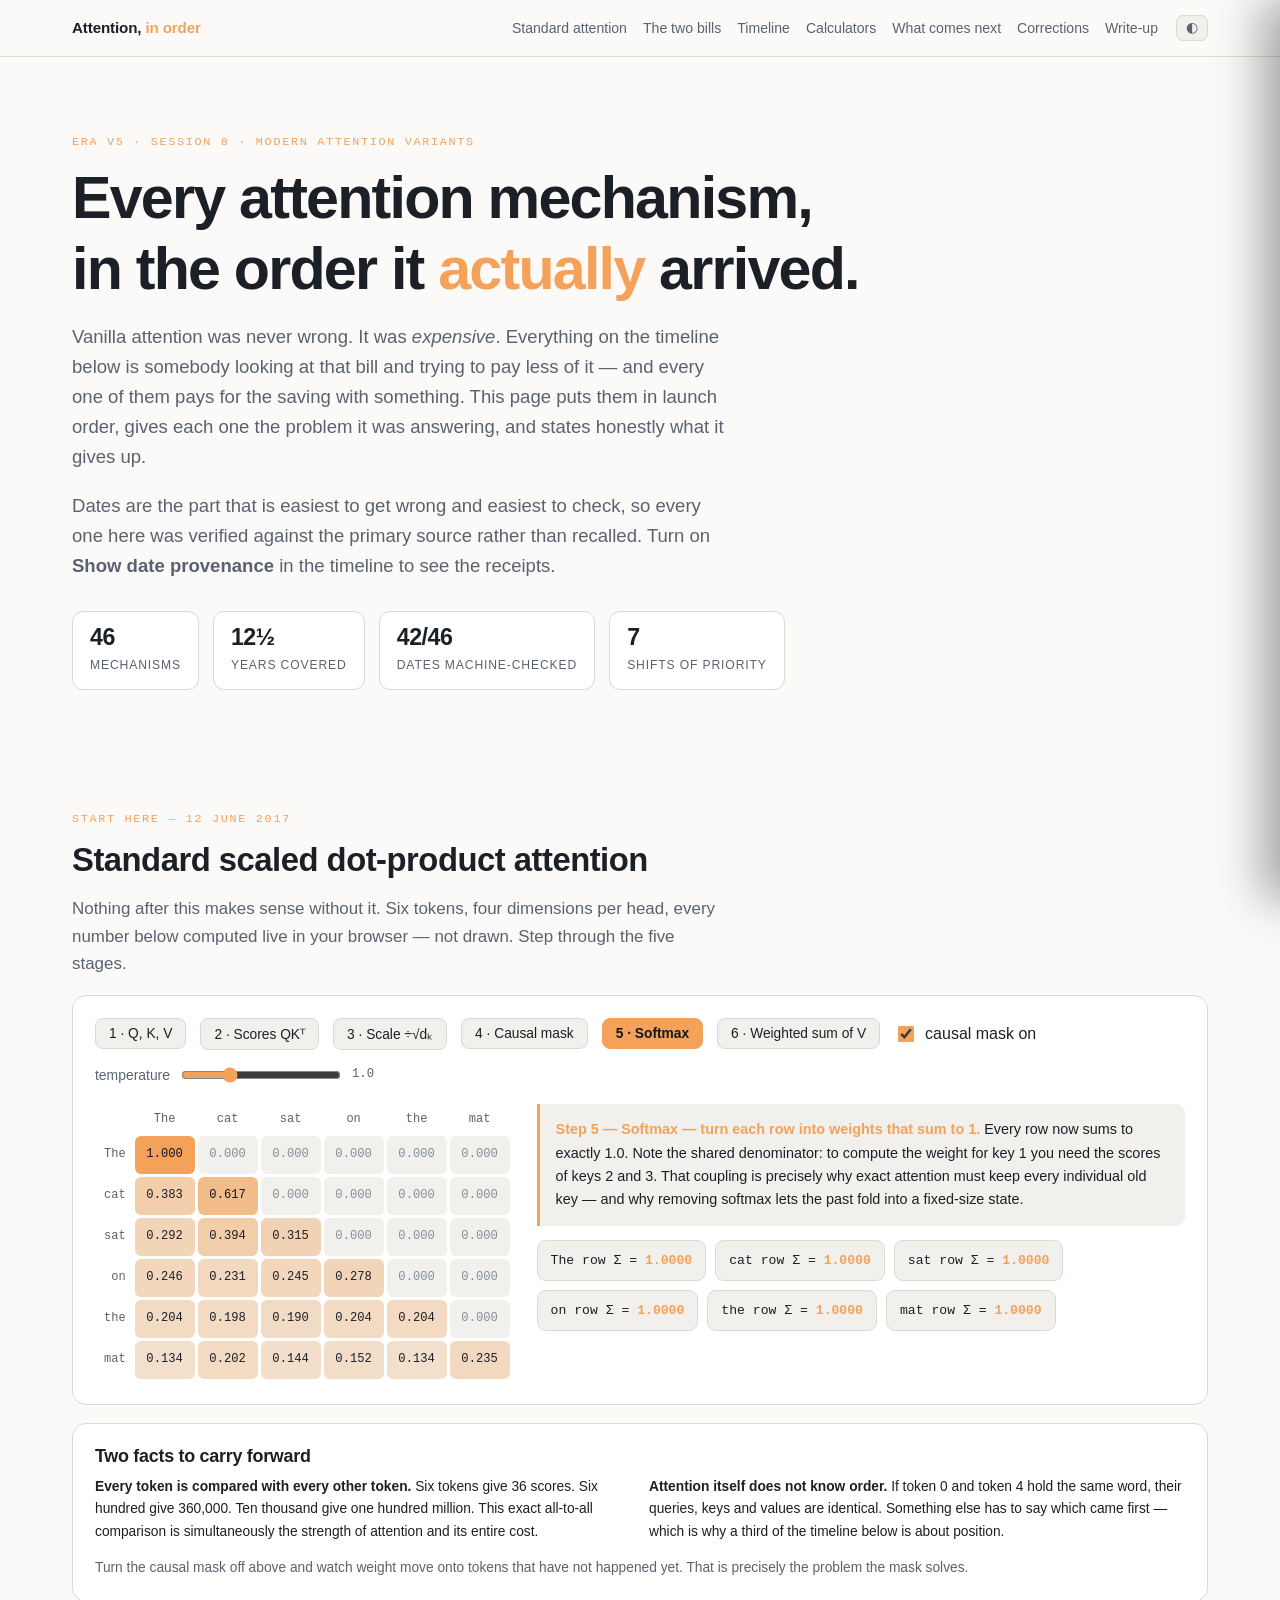
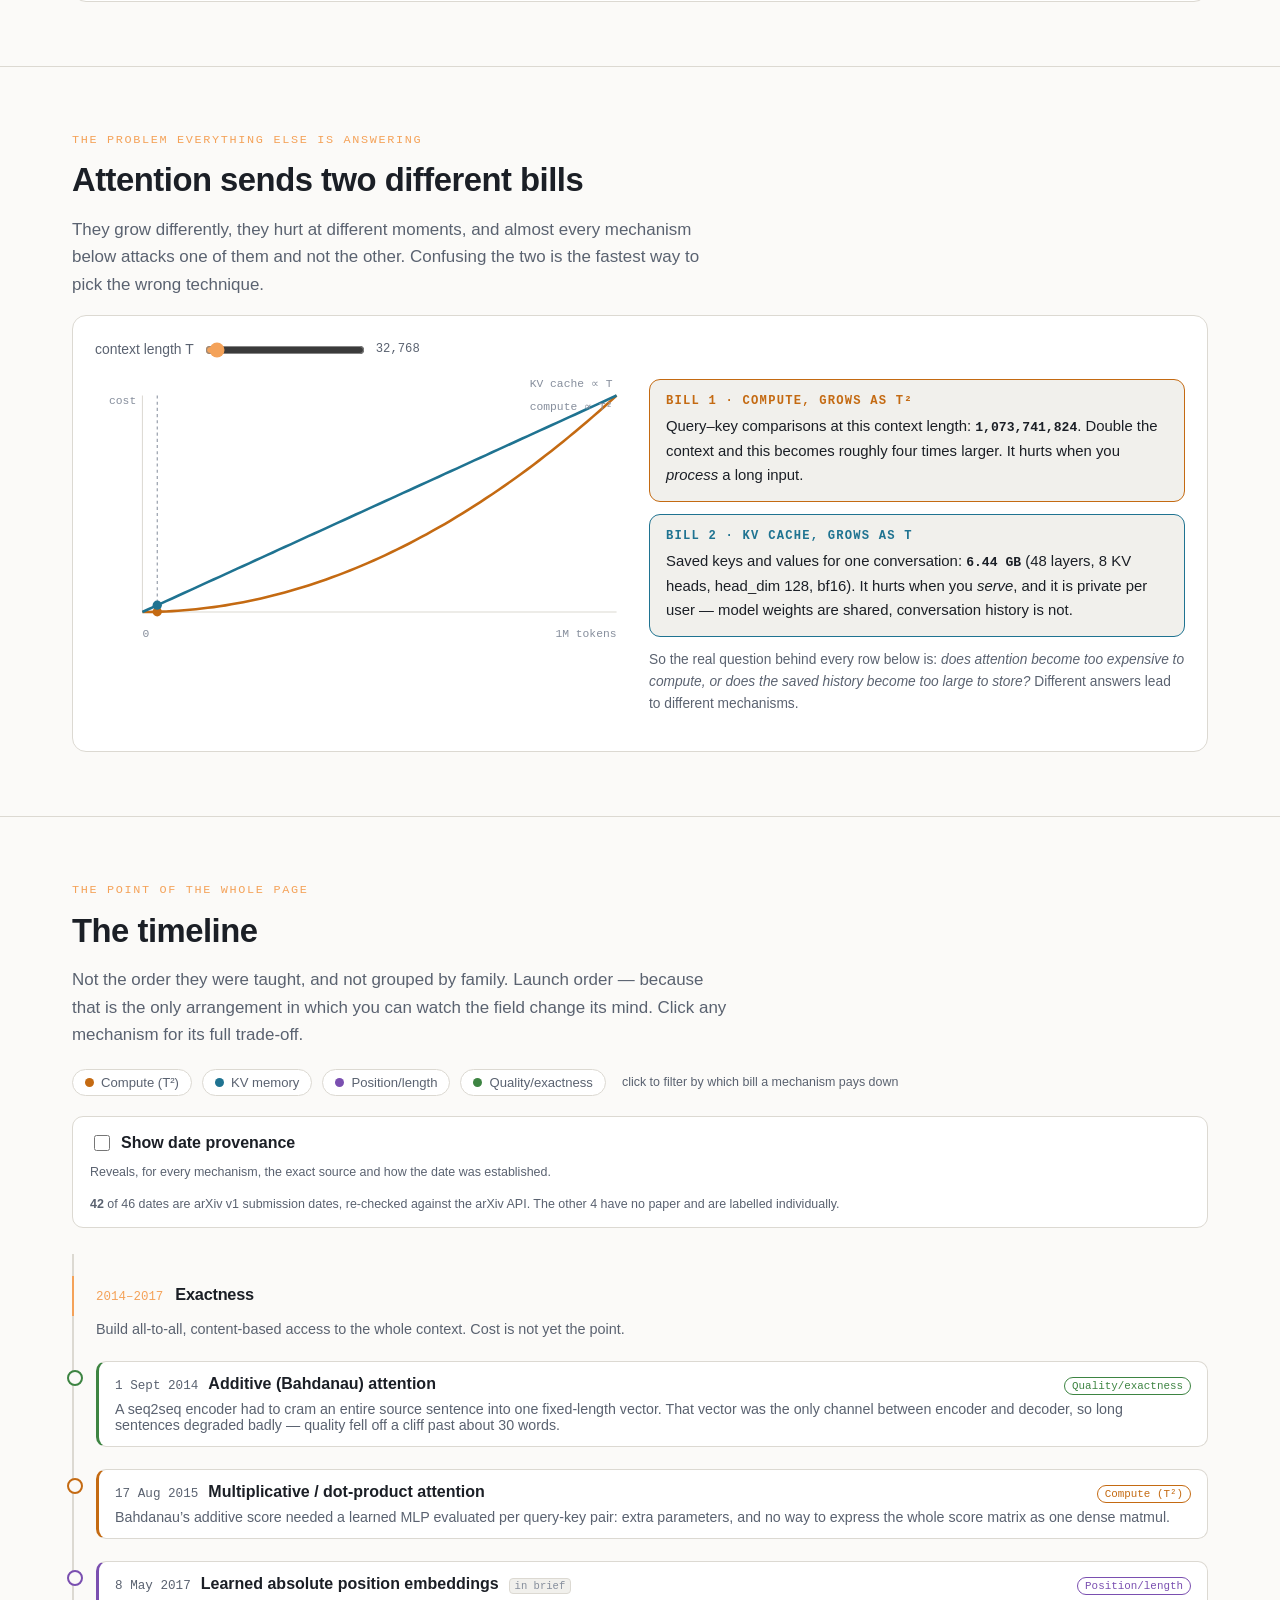
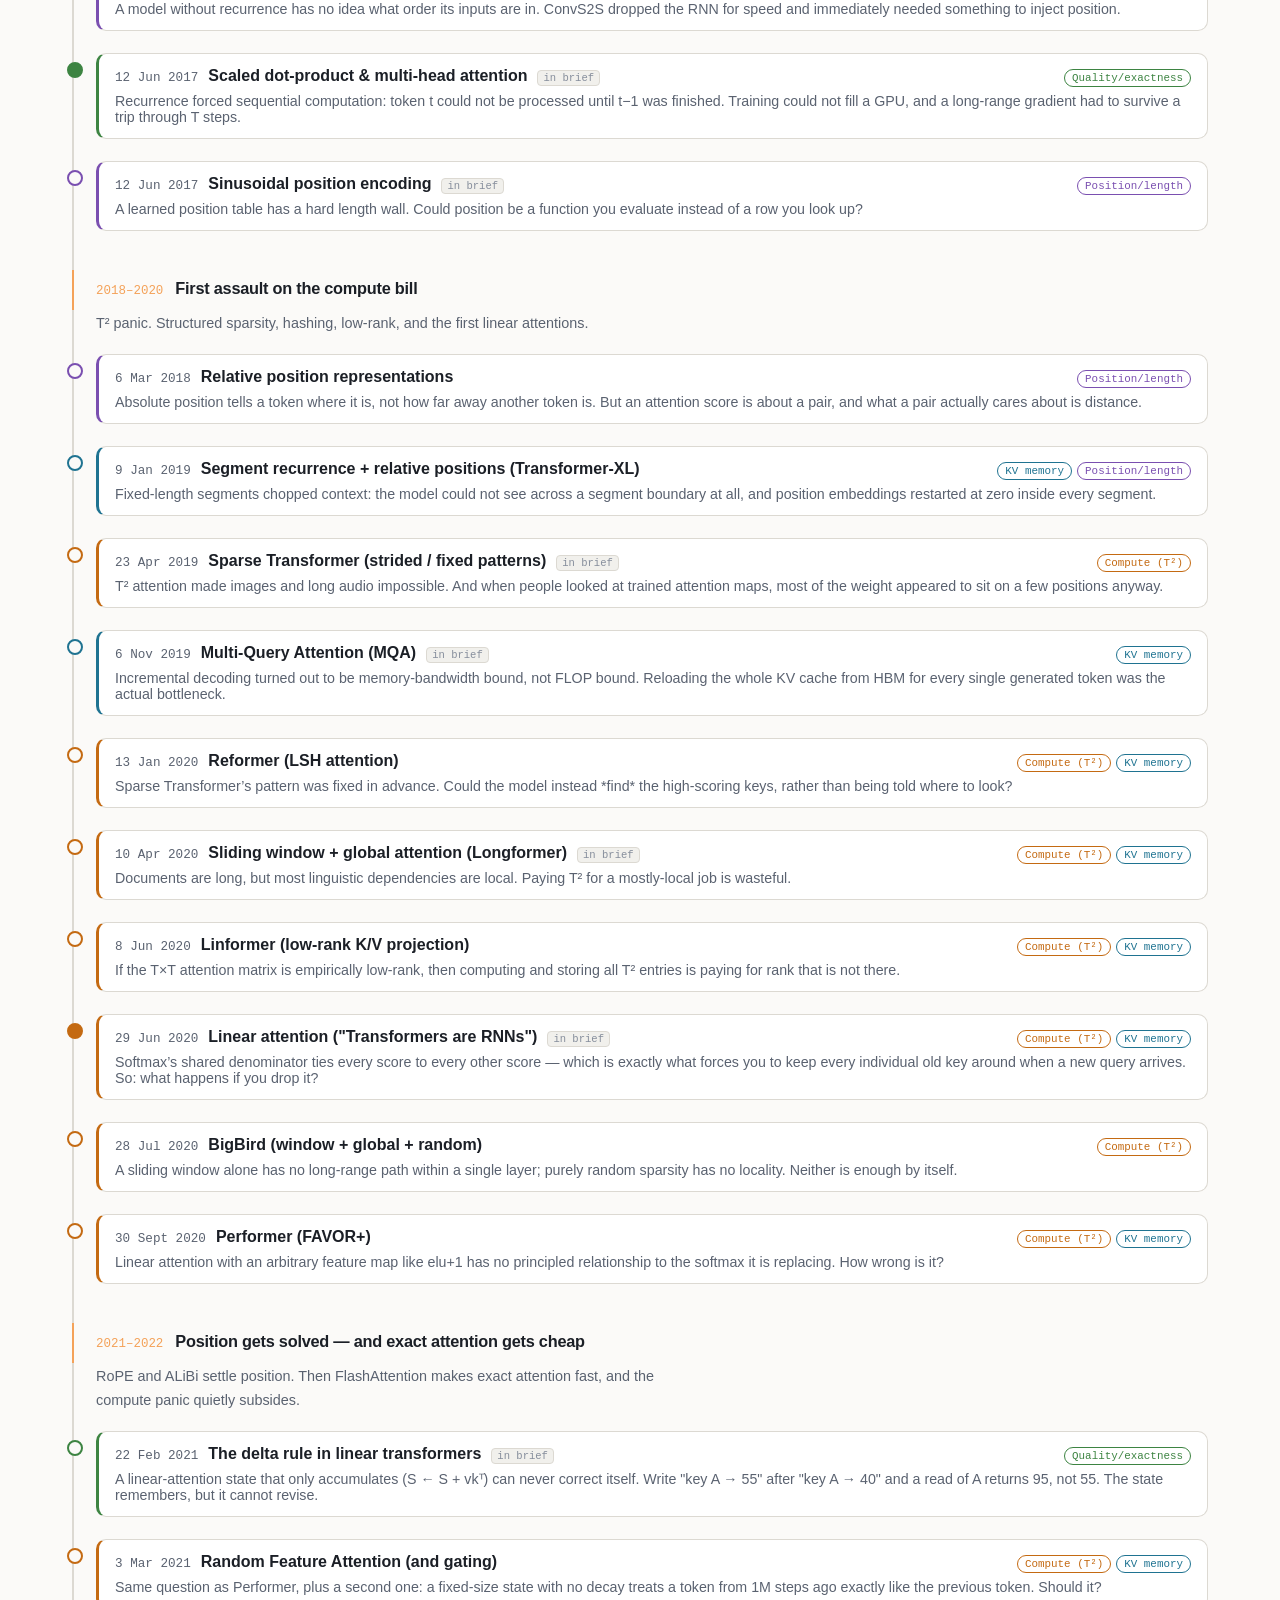
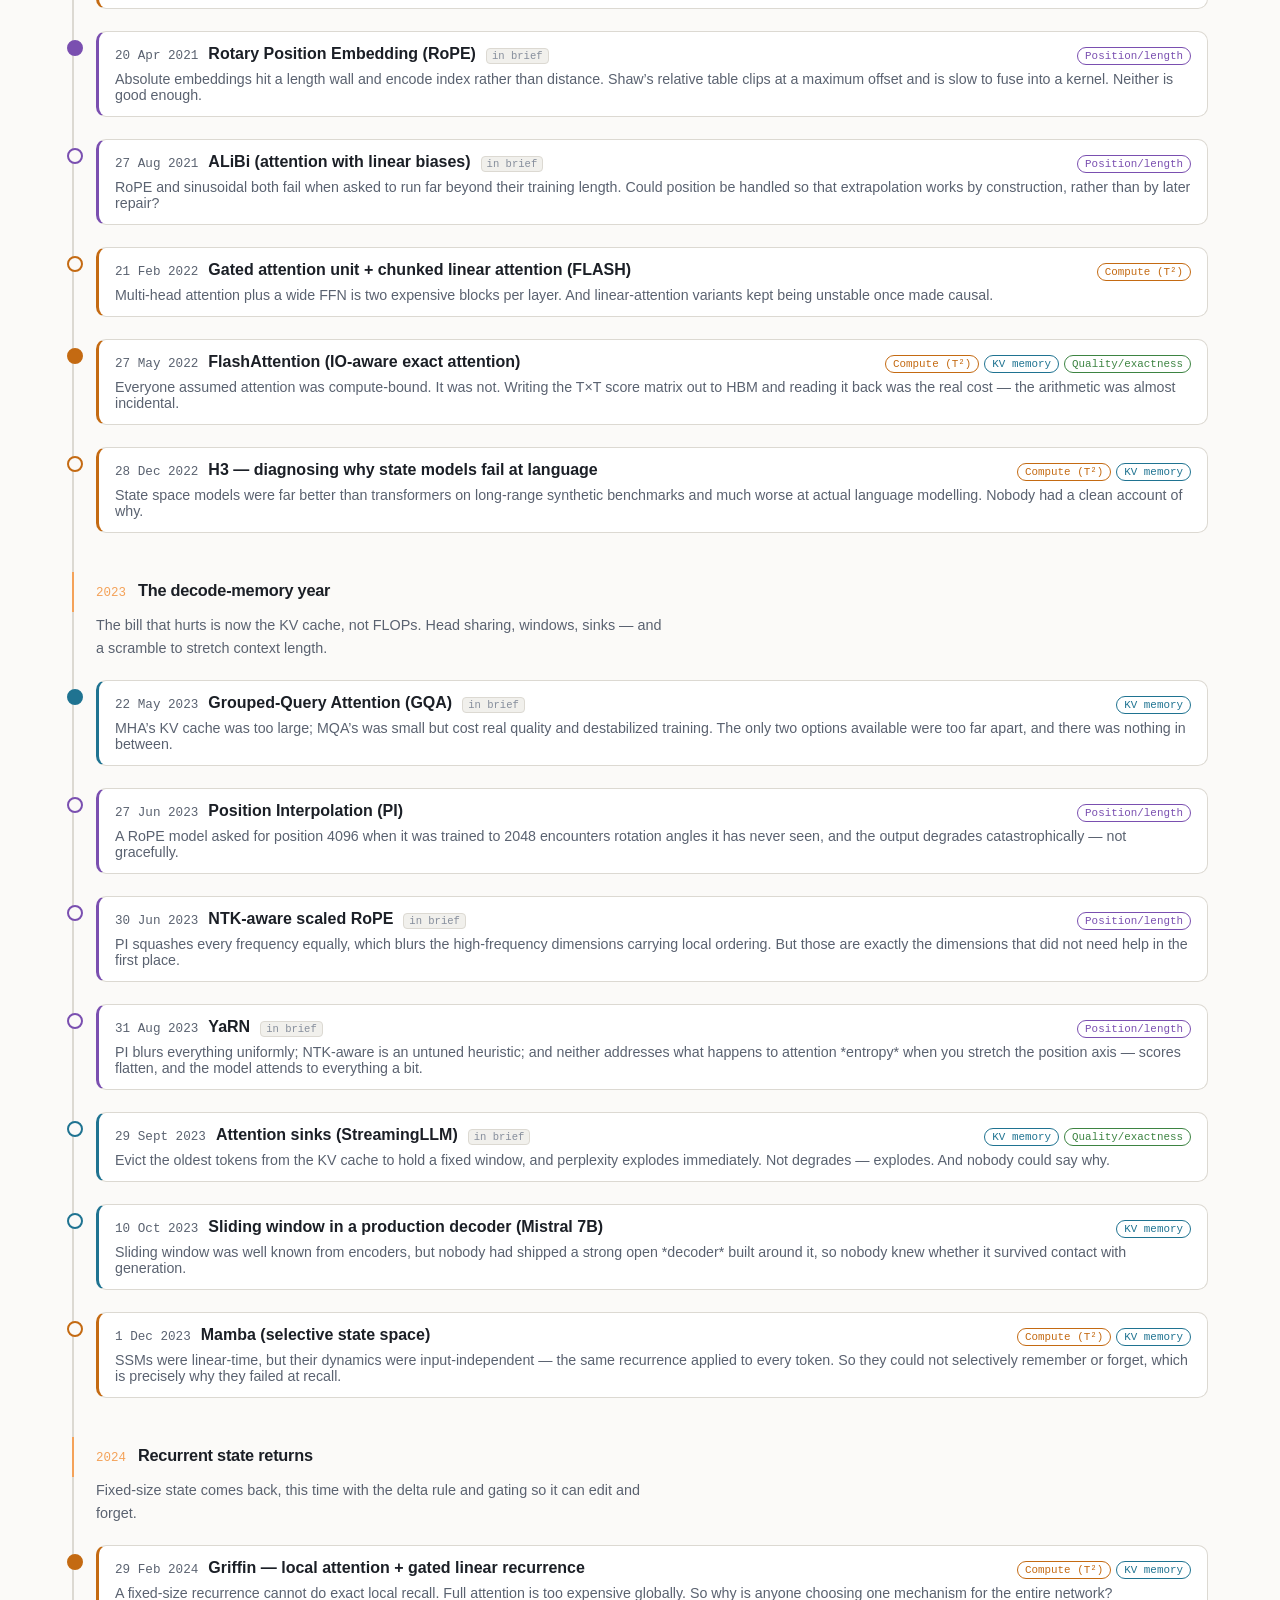
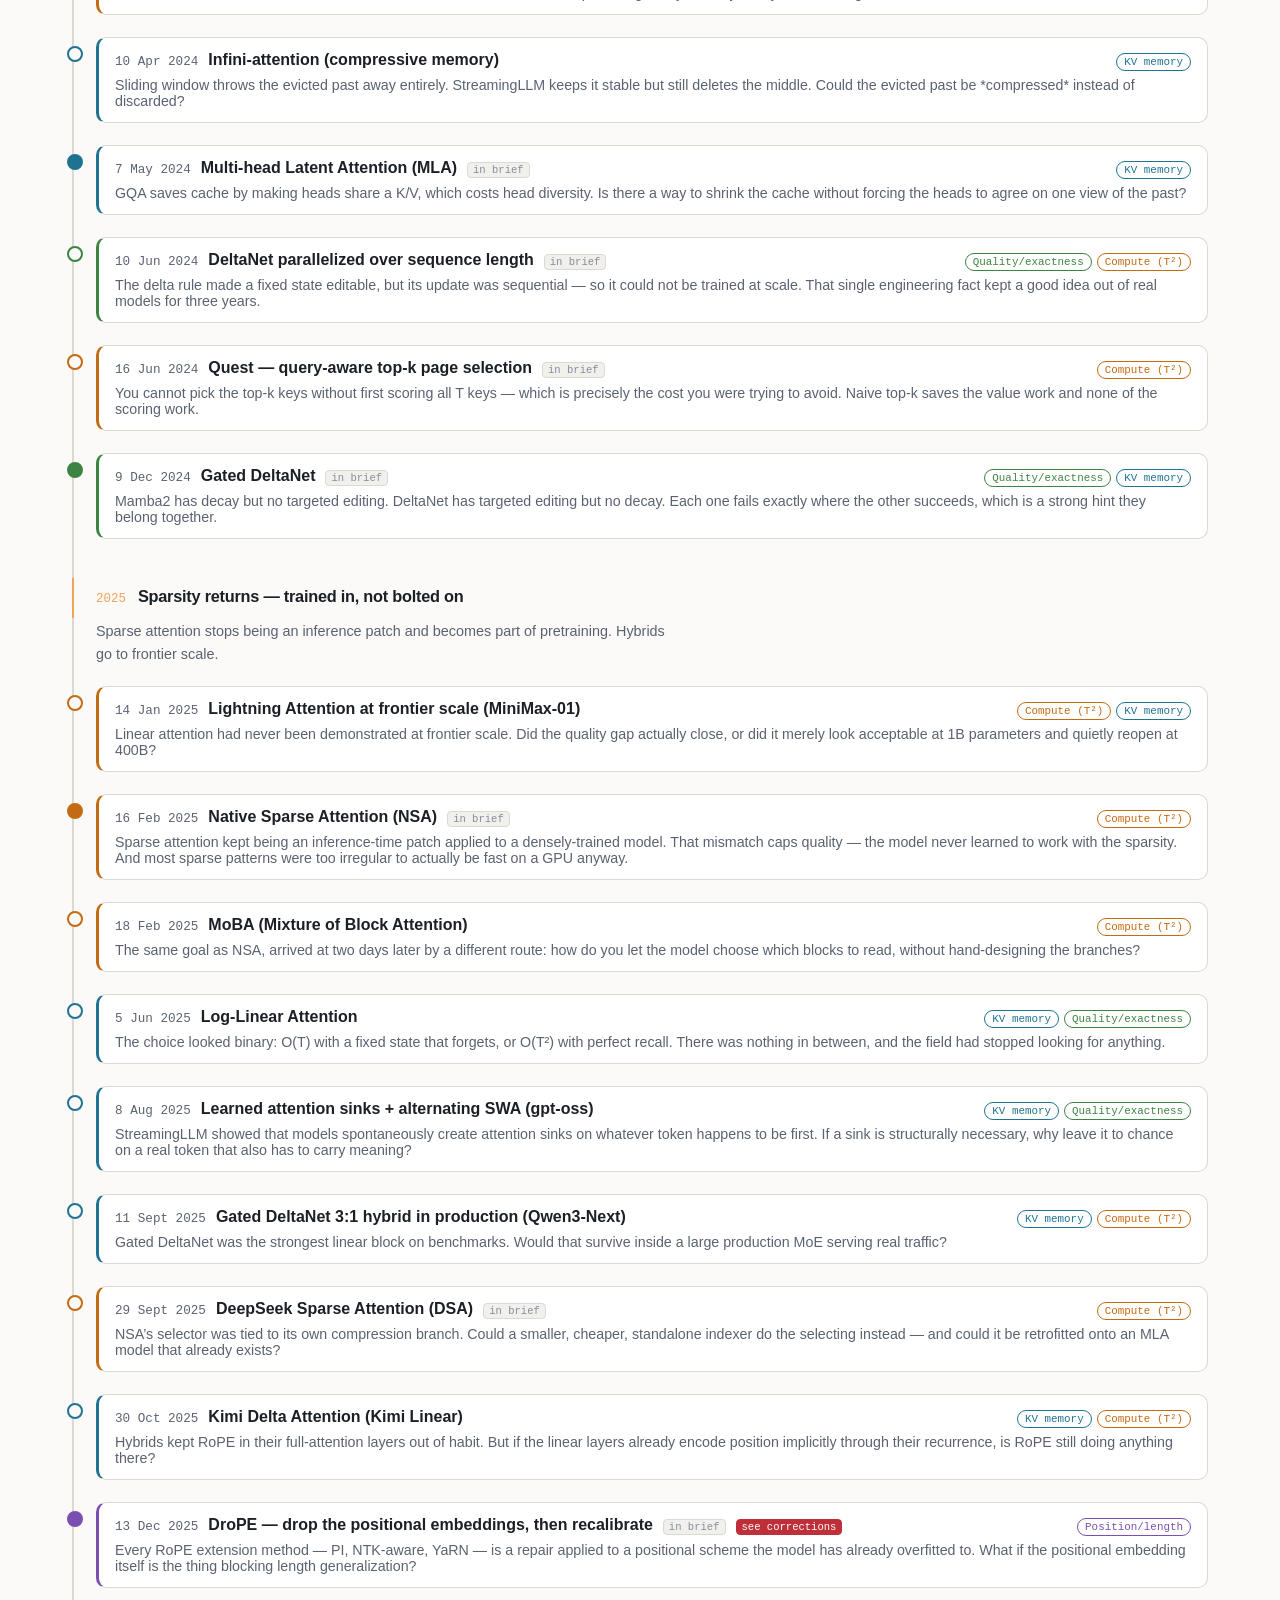
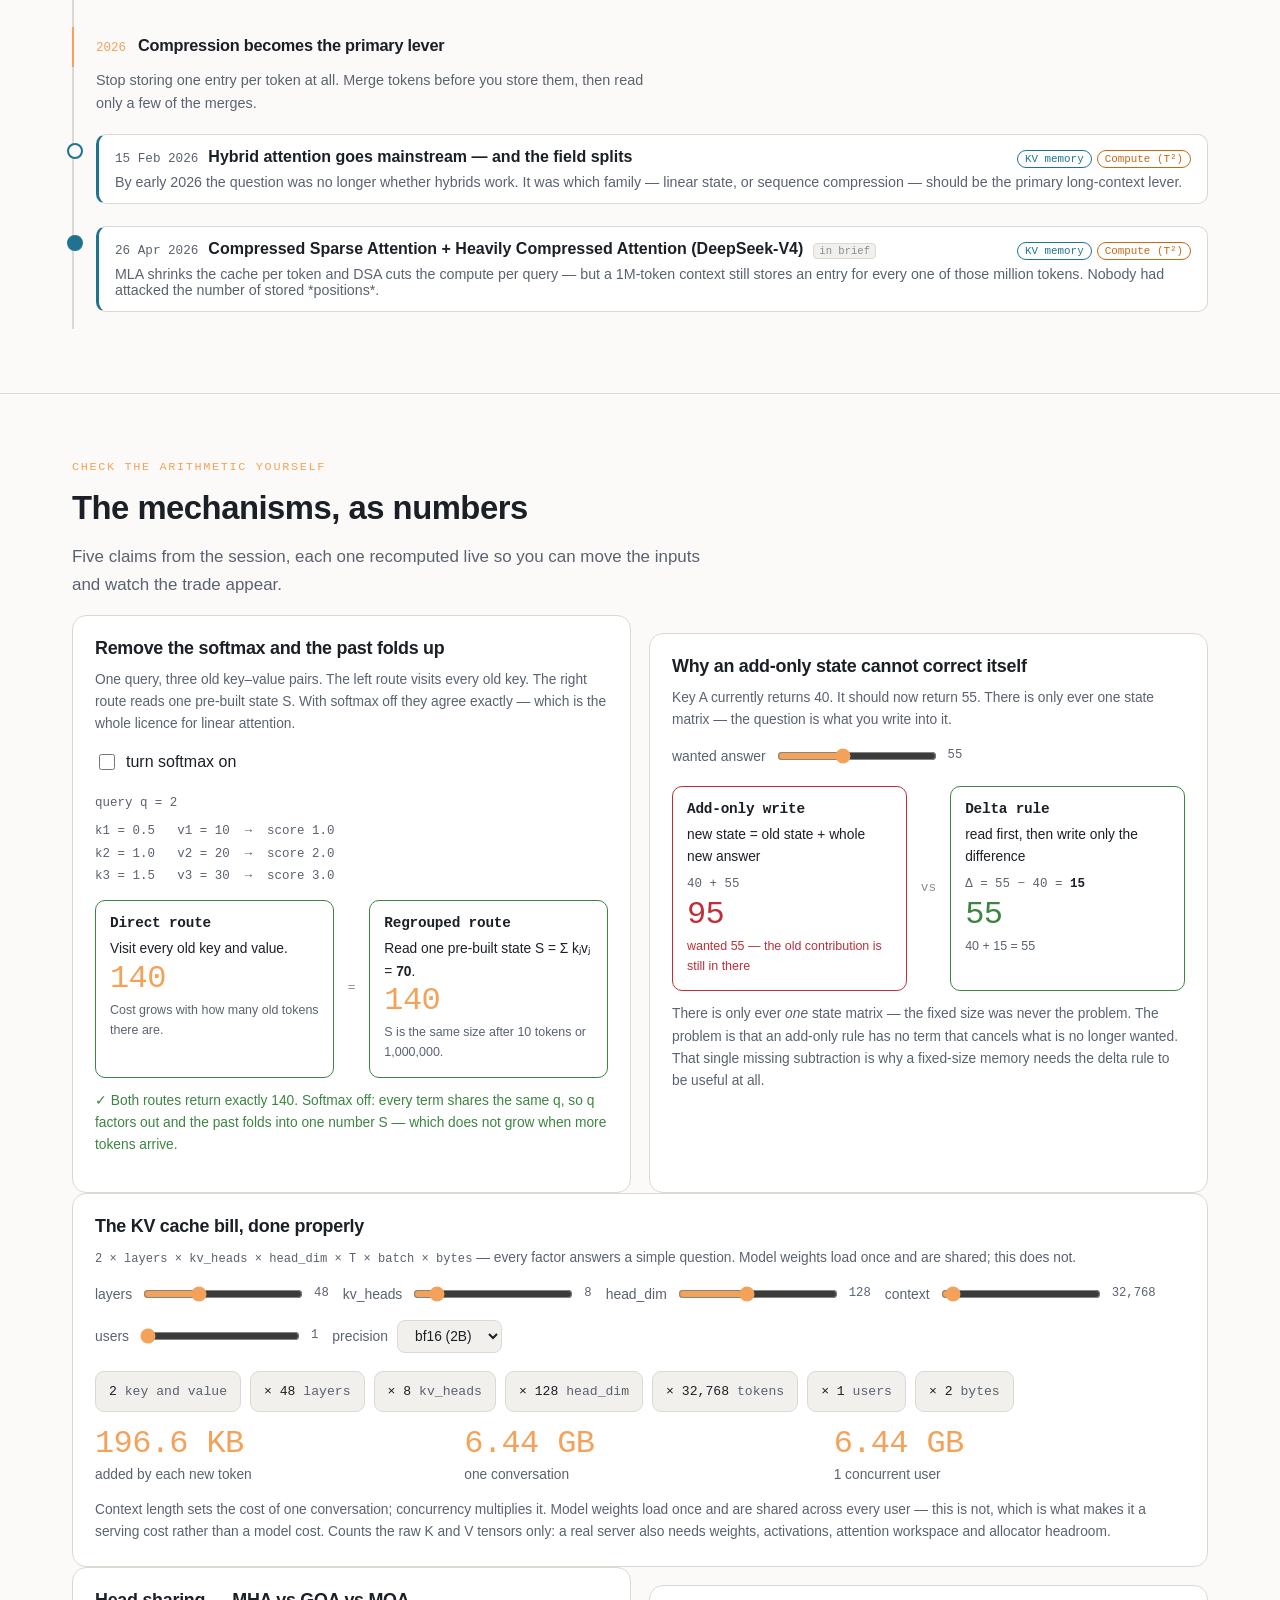
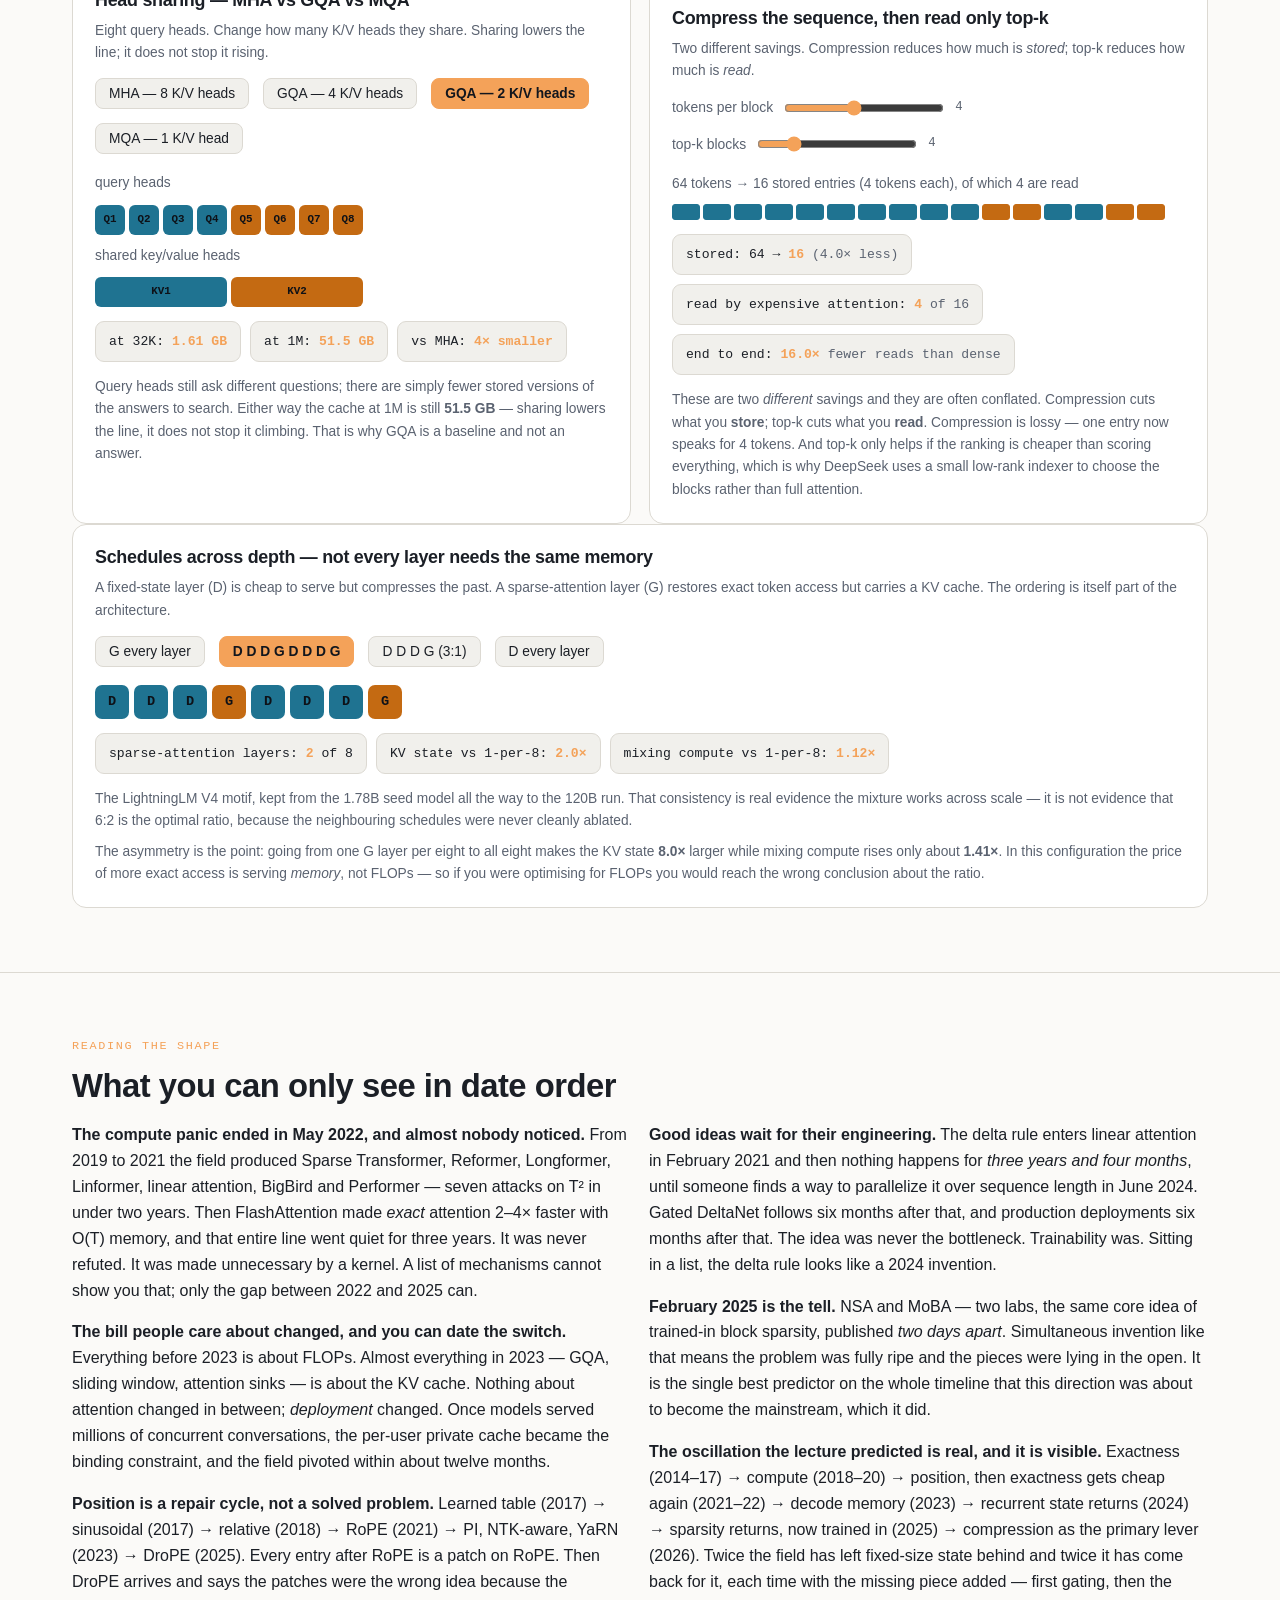
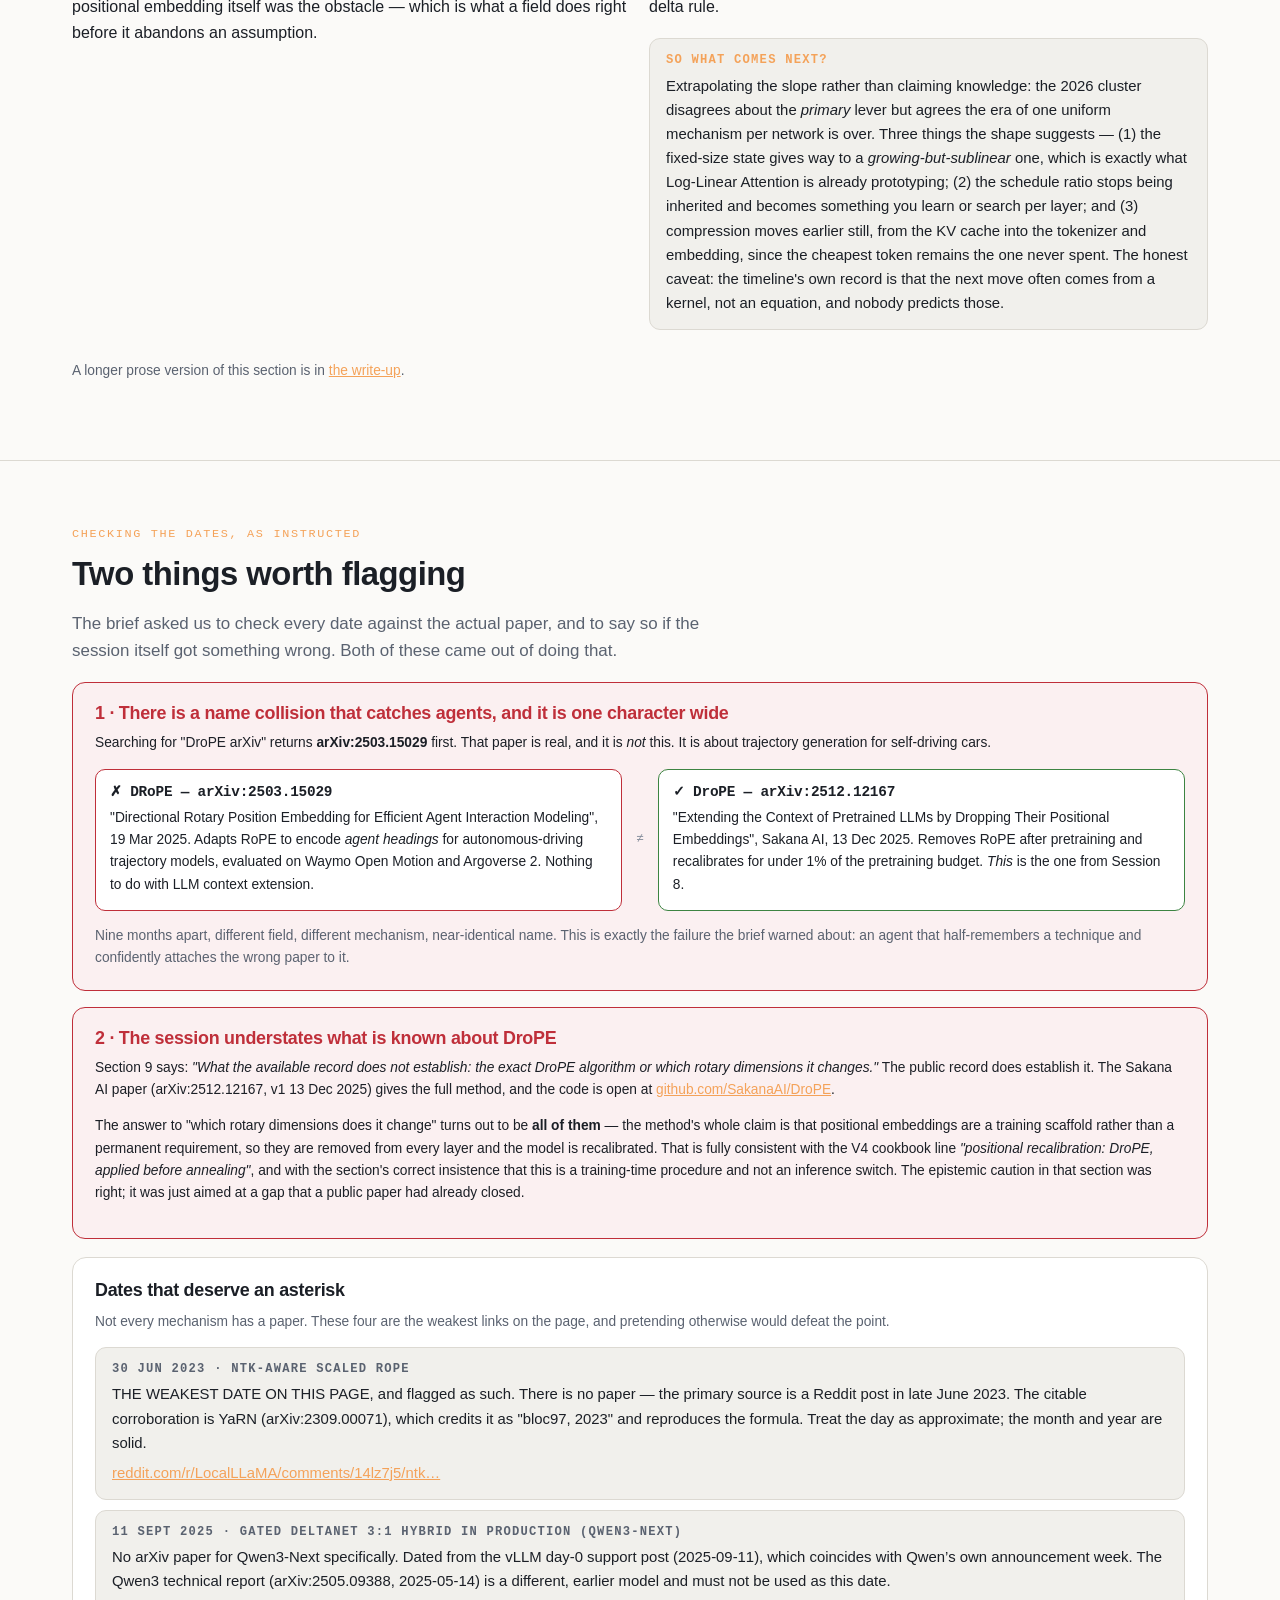
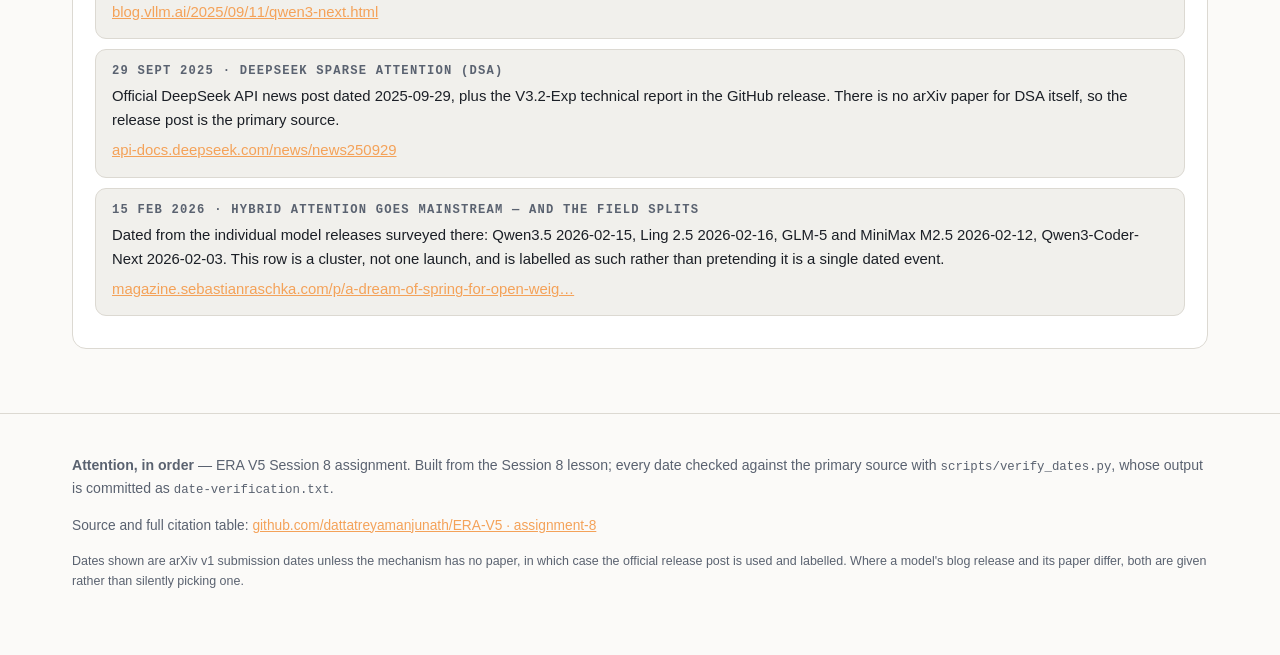
<file: assignment-8/index.html>
<!doctype html>
<html lang="en">
<head>
<meta charset="utf-8">
<meta name="viewport" content="width=device-width,initial-scale=1">
<title>Attention, in order — every mechanism by launch date</title>
<meta name="description" content="Every attention mechanism from scaled dot-product to DeepSeek-V4's compressed sparse attention, in chronological order, each one framed as an answer to the problem that existed at that moment. Every date verified against the primary source.">
<meta name="color-scheme" content="dark light">
<link rel="icon" href="data:image/svg+xml,<svg xmlns='http://www.w3.org/2000/svg' viewBox='0 0 100 100'><text y='.9em' font-size='90'>👁️</text></svg>">
<link rel="stylesheet" href="css/style.css">
</head>
<body>

<div class="topbar">
  <div class="wrap">
    <div class="brand">Attention, <span>in order</span></div>
    <nav class="topnav">
      <a href="#standard">Standard attention</a>
      <a href="#bills">The two bills</a>
      <a href="#timeline">Timeline</a>
      <a href="#calculators">Calculators</a>
      <a href="#next">What comes next</a>
      <a href="#corrections">Corrections</a>
      <a href="writeup.html">Write-up</a>
    </nav>
    <button class="themebtn" id="themebtn" type="button" title="Toggle theme">◐</button>
  </div>
</div>

<header class="hero">
  <div class="wrap">
    <div class="eyebrow">ERA V5 · Session 8 · Modern attention variants</div>
    <h1>Every attention mechanism,<br>in the order it <em>actually</em> arrived.</h1>
    <p class="lede">
      Vanilla attention was never wrong. It was <em>expensive</em>. Everything on the timeline
      below is somebody looking at that bill and trying to pay less of it — and every one of them
      pays for the saving with something. This page puts them in launch order, gives each one the
      problem it was answering, and states honestly what it gives up.
    </p>
    <p class="lede small">
      Dates are the part that is easiest to get wrong and easiest to check, so every one here was
      verified against the primary source rather than recalled. Turn on
      <b>Show date provenance</b> in the timeline to see the receipts.
    </p>
    <div class="herostats">
      <div class="stat"><b id="stat-count">—</b><span>mechanisms</span></div>
      <div class="stat"><b id="stat-span">—</b><span>years covered</span></div>
      <div class="stat"><b id="stat-verified">—</b><span>dates machine-checked</span></div>
      <div class="stat"><b id="stat-eras">—</b><span>shifts of priority</span></div>
    </div>
  </div>
</header>

<!-- ================= 1. STANDARD ATTENTION ================= -->
<section id="standard">
  <div class="wrap">
    <div class="eyebrow">Start here — 12 June 2017</div>
    <h2>Standard scaled dot-product attention</h2>
    <p class="lede">
      Nothing after this makes sense without it. Six tokens, four dimensions per head, every number
      below computed live in your browser — not drawn. Step through the five stages.
    </p>

    <div class="panel">
      <div class="controls">
        <button class="step" data-stage="0" type="button">1 · Q, K, V</button>
        <button class="step" data-stage="1" type="button">2 · Scores QKᵀ</button>
        <button class="step" data-stage="2" type="button">3 · Scale ÷√dₖ</button>
        <button class="step" data-stage="3" type="button">4 · Causal mask</button>
        <button class="step" data-stage="4" type="button">5 · Softmax</button>
        <button class="step" data-stage="5" type="button">6 · Weighted sum of V</button>
        <label class="switch"><input type="checkbox" id="causal" checked> causal mask on</label>
        <span class="ctl">temperature
          <input type="range" id="temp" min="0.2" max="3" step="0.1" value="1">
          <span class="mono" id="tempval">1.0</span>
        </span>
      </div>

      <div class="attn-stage">
        <div class="scroll-x"><div id="attn-matrix"></div></div>
        <div>
          <div class="stagenote" id="attn-note"></div>
          <div id="attn-detail" style="margin-top:14px"></div>
        </div>
      </div>
    </div>

    <div class="panel">
      <h3>Two facts to carry forward</h3>
      <div class="grid2">
        <div>
          <p class="small"><b>Every token is compared with every other token.</b> Six tokens give 36 scores.
          Six hundred give 360,000. Ten thousand give one hundred million. This exact all-to-all comparison
          is simultaneously the strength of attention and its entire cost.</p>
        </div>
        <div>
          <p class="small"><b>Attention itself does not know order.</b> If token 0 and token 4 hold the same
          word, their queries, keys and values are identical. Something else has to say which came first —
          which is why a third of the timeline below is about position.</p>
        </div>
      </div>
      <p class="small muted" style="margin:0">
        Turn the causal mask off above and watch weight move onto tokens that have not happened yet.
        That is precisely the problem the mask solves.
      </p>
    </div>
  </div>
</section>

<!-- ================= 2. THE TWO BILLS ================= -->
<section id="bills">
  <div class="wrap">
    <div class="eyebrow">The problem everything else is answering</div>
    <h2>Attention sends two different bills</h2>
    <p class="lede">
      They grow differently, they hurt at different moments, and almost every mechanism below attacks
      one of them and not the other. Confusing the two is the fastest way to pick the wrong technique.
    </p>

    <div class="panel">
      <div class="controls">
        <span class="ctl">context length T
          <input type="range" id="bills-t" min="1024" max="1048576" step="1024" value="32768">
          <span class="mono" id="bills-tval">32,768</span>
        </span>
      </div>
      <div class="grid2">
        <div class="chartbox"><svg class="chart" id="bills-chart" viewBox="0 0 520 260" role="img"
            aria-label="Compute grows quadratically with context length while KV cache grows linearly"></svg></div>
        <div>
          <div class="tradebox" style="border-color:var(--compute)">
            <h4 style="color:var(--compute)">Bill 1 · Compute, grows as T²</h4>
            <p class="small">Query–key comparisons at this context length:
              <b class="mono" id="bills-pairs">—</b>.
              Double the context and this becomes roughly four times larger. It hurts when you
              <em>process</em> a long input.</p>
          </div>
          <div class="tradebox" style="border-color:var(--memory)">
            <h4 style="color:var(--memory)">Bill 2 · KV cache, grows as T</h4>
            <p class="small">Saved keys and values for one conversation:
              <b class="mono" id="bills-cache">—</b>
              (48 layers, 8 KV heads, head_dim 128, bf16). It hurts when you <em>serve</em>, and it is
              private per user — model weights are shared, conversation history is not.</p>
          </div>
          <p class="small muted">
            So the real question behind every row below is: <em>does attention become too expensive to
            compute, or does the saved history become too large to store?</em> Different answers lead to
            different mechanisms.
          </p>
        </div>
      </div>
    </div>
  </div>
</section>

<!-- ================= 3. THE TIMELINE ================= -->
<section id="timeline">
  <div class="wrap">
    <div class="eyebrow">The point of the whole page</div>
    <h2>The timeline</h2>
    <p class="lede">
      Not the order they were taught, and not grouped by family. Launch order — because that is the
      only arrangement in which you can watch the field change its mind. Click any mechanism for its
      full trade-off.
    </p>

    <div class="tl-legend" id="tl-legend"></div>

    <div class="verifybar">
      <div>
        <label class="switch"><input type="checkbox" id="verify-toggle"> <b>Show date provenance</b></label>
        <div class="tiny muted" style="margin-top:3px">
          Reveals, for every mechanism, the exact source and how the date was established.
        </div>
      </div>
      <div class="tiny muted" id="verify-summary"></div>
    </div>

    <div class="timeline" id="timeline-root"></div>
  </div>
</section>

<!-- ================= 4. CALCULATORS ================= -->
<section id="calculators">
  <div class="wrap">
    <div class="eyebrow">Check the arithmetic yourself</div>
    <h2>The mechanisms, as numbers</h2>
    <p class="lede">
      Five claims from the session, each one recomputed live so you can move the inputs and watch
      the trade appear.
    </p>

    <div class="grid2">
      <div class="panel">
        <h3>Remove the softmax and the past folds up</h3>
        <p class="small muted">One query, three old key–value pairs. The left route visits every old key.
        The right route reads one pre-built state S. With softmax off they agree exactly — which is the
        whole licence for linear attention.</p>
        <div class="controls">
          <label class="switch"><input type="checkbox" id="sm-toggle"> turn softmax on</label>
        </div>
        <div id="softmax-demo"></div>
      </div>

      <div class="panel">
        <h3>Why an add-only state cannot correct itself</h3>
        <p class="small muted">Key A currently returns 40. It should now return 55. There is only ever
        one state matrix — the question is what you write into it.</p>
        <div class="controls">
          <span class="ctl">wanted answer
            <input type="range" id="delta-want" min="10" max="120" step="5" value="55">
            <span class="mono" id="delta-wantval">55</span>
          </span>
        </div>
        <div id="delta-demo"></div>
      </div>
    </div>

    <div class="panel">
      <h3>The KV cache bill, done properly</h3>
      <p class="small muted">
        <code>2 × layers × kv_heads × head_dim × T × batch × bytes</code> — every factor answers a simple
        question. Model weights load once and are shared; this does not.
      </p>
      <div class="controls">
        <span class="ctl">layers <input type="range" id="kv-layers" min="8" max="128" step="4" value="48"><span class="mono" id="kv-layersv">48</span></span>
        <span class="ctl">kv_heads <input type="range" id="kv-heads" min="1" max="64" step="1" value="8"><span class="mono" id="kv-headsv">8</span></span>
        <span class="ctl">head_dim <input type="range" id="kv-dim" min="32" max="256" step="16" value="128"><span class="mono" id="kv-dimv">128</span></span>
        <span class="ctl">context <input type="range" id="kv-t" min="1024" max="1048576" step="1024" value="32768"><span class="mono" id="kv-tv">32,768</span></span>
        <span class="ctl">users <input type="range" id="kv-batch" min="1" max="64" step="1" value="1"><span class="mono" id="kv-batchv">1</span></span>
        <span class="ctl">precision
          <select id="kv-bytes" class="chipbtn"><option value="2" selected>bf16 (2B)</option><option value="1">fp8 (1B)</option><option value="4">fp32 (4B)</option></select>
        </span>
      </div>
      <div id="kv-demo"></div>
    </div>

    <div class="grid2">
      <div class="panel">
        <h3>Head sharing — MHA vs GQA vs MQA</h3>
        <p class="small muted">Eight query heads. Change how many K/V heads they share.
        Sharing lowers the line; it does not stop it rising.</p>
        <div class="controls" id="gqa-controls"></div>
        <div id="gqa-demo"></div>
      </div>

      <div class="panel">
        <h3>Compress the sequence, then read only top-k</h3>
        <p class="small muted">Two different savings. Compression reduces how much is
        <em>stored</em>; top-k reduces how much is <em>read</em>.</p>
        <div class="controls">
          <span class="ctl">tokens per block <input type="range" id="cmp-m" min="1" max="8" step="1" value="4"><span class="mono" id="cmp-mv">4</span></span>
          <span class="ctl">top-k blocks <input type="range" id="cmp-k" min="1" max="16" step="1" value="4"><span class="mono" id="cmp-kv">4</span></span>
        </div>
        <div id="compress-demo"></div>
      </div>
    </div>

    <div class="panel">
      <h3>Schedules across depth — not every layer needs the same memory</h3>
      <p class="small muted">
        A fixed-state layer (D) is cheap to serve but compresses the past. A sparse-attention layer (G)
        restores exact token access but carries a KV cache. The ordering is itself part of the architecture.
      </p>
      <div class="controls" id="sched-controls"></div>
      <div id="sched-demo"></div>
    </div>
  </div>
</section>

<!-- ================= 5. WHAT THE TIMELINE SHOWS ================= -->
<section id="next">
  <div class="wrap">
    <div class="eyebrow">Reading the shape</div>
    <h2>What you can only see in date order</h2>
    <div class="grid2">
      <div>
        <p><b>The compute panic ended in May 2022, and almost nobody noticed.</b> From 2019 to 2021 the
        field produced Sparse Transformer, Reformer, Longformer, Linformer, linear attention, BigBird and
        Performer — seven attacks on T² in under two years. Then FlashAttention made <em>exact</em>
        attention 2–4× faster with O(T) memory, and that entire line went quiet for three years. It was
        never refuted. It was made unnecessary by a kernel. A list of mechanisms cannot show you that;
        only the gap between 2022 and 2025 can.</p>

        <p><b>The bill people care about changed, and you can date the switch.</b> Everything before 2023
        is about FLOPs. Almost everything in 2023 — GQA, sliding window, attention sinks — is about the
        KV cache. Nothing about attention changed in between; <em>deployment</em> changed. Once models
        served millions of concurrent conversations, the per-user private cache became the binding
        constraint, and the field pivoted within about twelve months.</p>

        <p><b>Position is a repair cycle, not a solved problem.</b> Learned table (2017) → sinusoidal
        (2017) → relative (2018) → RoPE (2021) → PI, NTK-aware, YaRN (2023) → DroPE (2025). Every entry
        after RoPE is a patch on RoPE. Then DroPE arrives and says the patches were the wrong idea because
        the positional embedding itself was the obstacle — which is what a field does right before it
        abandons an assumption.</p>
      </div>
      <div>
        <p><b>Good ideas wait for their engineering.</b> The delta rule enters linear attention in
        February 2021 and then nothing happens for <em>three years and four months</em>, until someone
        finds a way to parallelize it over sequence length in June 2024. Gated DeltaNet follows six months
        after that, and production deployments six months after that. The idea was never the bottleneck.
        Trainability was. Sitting in a list, the delta rule looks like a 2024 invention.</p>

        <p><b>February 2025 is the tell.</b> NSA and MoBA — two labs, the same core idea of trained-in
        block sparsity, published <em>two days apart</em>. Simultaneous invention like that means the
        problem was fully ripe and the pieces were lying in the open. It is the single best predictor on
        the whole timeline that this direction was about to become the mainstream, which it did.</p>

        <p><b>The oscillation the lecture predicted is real, and it is visible.</b> Exactness (2014–17)
        → compute (2018–20) → position, then exactness gets cheap again (2021–22) → decode memory (2023)
        → recurrent state returns (2024) → sparsity returns, now trained in (2025) → compression as the
        primary lever (2026). Twice the field has left fixed-size state behind and twice it has come back
        for it, each time with the missing piece added — first gating, then the delta rule.</p>

        <div class="tradebox pick" style="margin-top:18px">
          <h4>So what comes next?</h4>
          <p class="small">Extrapolating the slope rather than claiming knowledge: the 2026 cluster
          disagrees about the <em>primary</em> lever but agrees the era of one uniform mechanism per
          network is over. Three things the shape suggests — (1) the fixed-size state gives way to a
          <em>growing-but-sublinear</em> one, which is exactly what Log-Linear Attention is already
          prototyping; (2) the schedule ratio stops being inherited and becomes something you learn or
          search per layer; and (3) compression moves earlier still, from the KV cache into the
          tokenizer and embedding, since the cheapest token remains the one never spent. The honest
          caveat: the timeline's own record is that the next move often comes from a kernel, not an
          equation, and nobody predicts those.</p>
        </div>
      </div>
    </div>
    <p class="small muted" style="margin-top:18px">
      A longer prose version of this section is in
      <a href="writeup.html">the write-up</a>.
    </p>
  </div>
</section>

<!-- ================= 6. CORRECTIONS ================= -->
<section id="corrections">
  <div class="wrap">
    <div class="eyebrow">Checking the dates, as instructed</div>
    <h2>Two things worth flagging</h2>
    <p class="lede">
      The brief asked us to check every date against the actual paper, and to say so if the session
      itself got something wrong. Both of these came out of doing that.
    </p>

    <div class="callout">
      <h3>1 · There is a name collision that catches agents, and it is one character wide</h3>
      <p class="small">Searching for "DroPE arXiv" returns <b>arXiv:2503.15029</b> first. That paper is
      real, and it is <em>not</em> this. It is about trajectory generation for self-driving cars.</p>
      <div class="vs">
        <div class="side left">
          <h4>✗ DRoPE — arXiv:2503.15029</h4>
          <p class="small" style="margin:0">"Directional Rotary Position Embedding for Efficient Agent
          Interaction Modeling", 19 Mar 2025. Adapts RoPE to encode <em>agent headings</em> for
          autonomous-driving trajectory models, evaluated on Waymo Open Motion and Argoverse 2.
          Nothing to do with LLM context extension.</p>
        </div>
        <div class="mid">≠</div>
        <div class="side right">
          <h4>✓ DroPE — arXiv:2512.12167</h4>
          <p class="small" style="margin:0">"Extending the Context of Pretrained LLMs by Dropping Their
          Positional Embeddings", Sakana AI, 13 Dec 2025. Removes RoPE after pretraining and
          recalibrates for under 1% of the pretraining budget. <em>This</em> is the one from Session 8.</p>
        </div>
      </div>
      <p class="small muted" style="margin:14px 0 0">
        Nine months apart, different field, different mechanism, near-identical name. This is exactly the
        failure the brief warned about: an agent that half-remembers a technique and confidently attaches
        the wrong paper to it.
      </p>
    </div>

    <div class="callout">
      <h3>2 · The session understates what is known about DroPE</h3>
      <p class="small">
        Section 9 says: <em>"What the available record does not establish: the exact DroPE algorithm or
        which rotary dimensions it changes."</em> The public record does establish it. The Sakana AI paper
        (arXiv:2512.12167, v1 13 Dec 2025) gives the full method, and the code is open at
        <a href="https://github.com/SakanaAI/DroPE">github.com/SakanaAI/DroPE</a>.
      </p>
      <p class="small">
        The answer to "which rotary dimensions does it change" turns out to be <b>all of them</b> — the
        method's whole claim is that positional embeddings are a training scaffold rather than a permanent
        requirement, so they are removed from every layer and the model is recalibrated. That is fully
        consistent with the V4 cookbook line <em>"positional recalibration: DroPE, applied before
        annealing"</em>, and with the section's correct insistence that this is a training-time procedure
        and not an inference switch. The epistemic caution in that section was right; it was just aimed at
        a gap that a public paper had already closed.
      </p>
    </div>

    <div class="panel" style="margin-top:18px">
      <h3>Dates that deserve an asterisk</h3>
      <p class="small muted">Not every mechanism has a paper. These four are the weakest links on the page,
      and pretending otherwise would defeat the point.</p>
      <div id="weak-dates"></div>
    </div>
  </div>
</section>

<div class="scrim" id="scrim"></div>
<aside class="drawer" id="drawer" aria-hidden="true" tabindex="-1">
  <button class="drawer-close" id="drawer-close" type="button" aria-label="Close">✕</button>
  <div id="drawer-body"></div>
</aside>

<footer>
  <div class="wrap">
    <p>
      <b>Attention, in order</b> — ERA V5 Session 8 assignment.
      Built from the Session 8 lesson; every date checked against the primary source with
      <code>scripts/verify_dates.py</code>, whose output is committed as
      <code>date-verification.txt</code>.
    </p>
    <p class="small">
      Source and full citation table:
      <a href="https://github.com/dattatreyamanjunath/ERA-V5/tree/main/assignment-8">github.com/dattatreyamanjunath/ERA-V5 · assignment-8</a>
    </p>
    <p class="tiny muted">
      Dates shown are arXiv v1 submission dates unless the mechanism has no paper, in which case the
      official release post is used and labelled. Where a model's blog release and its paper differ,
      both are given rather than silently picking one.
    </p>
  </div>
</footer>

<script src="js/mechanisms.js"></script>
<script src="js/attention.js"></script>
<script src="js/widgets.js"></script>
<script src="js/timeline.js"></script>
</body>
</html>
</file>
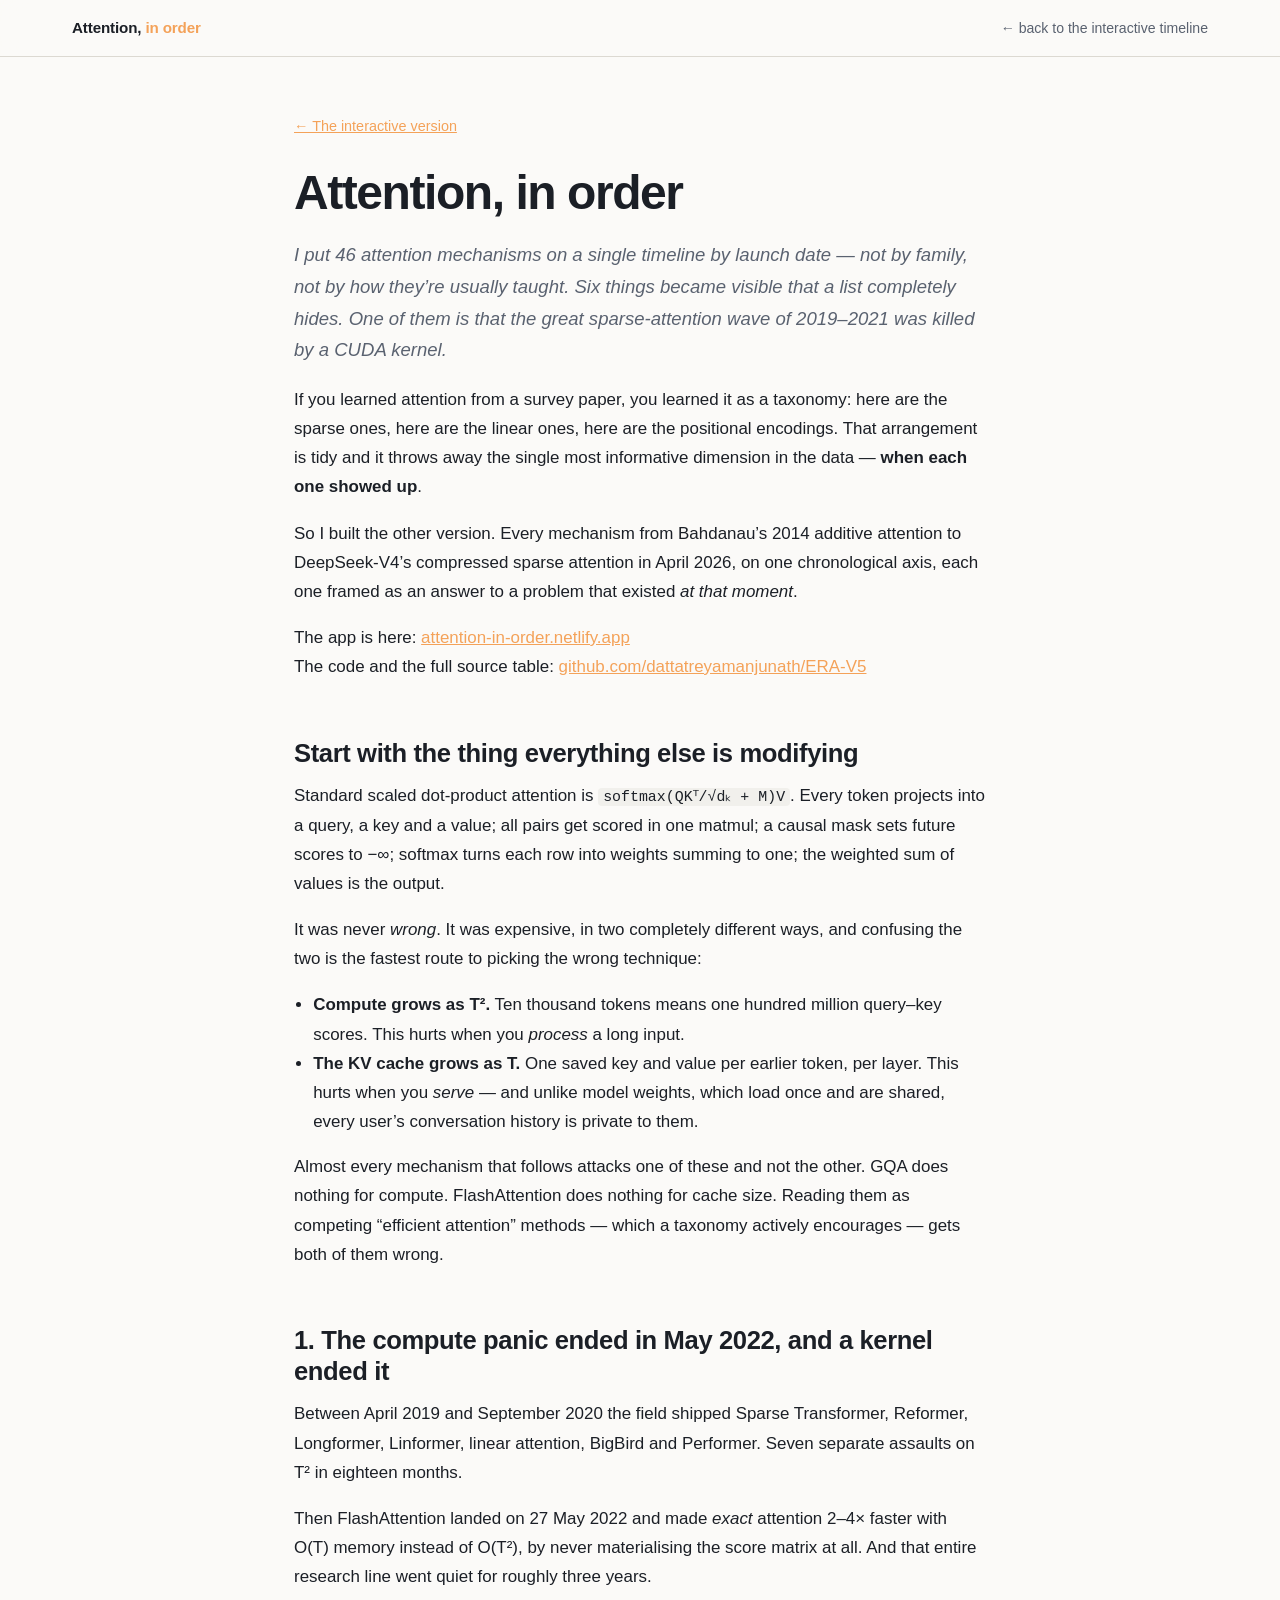
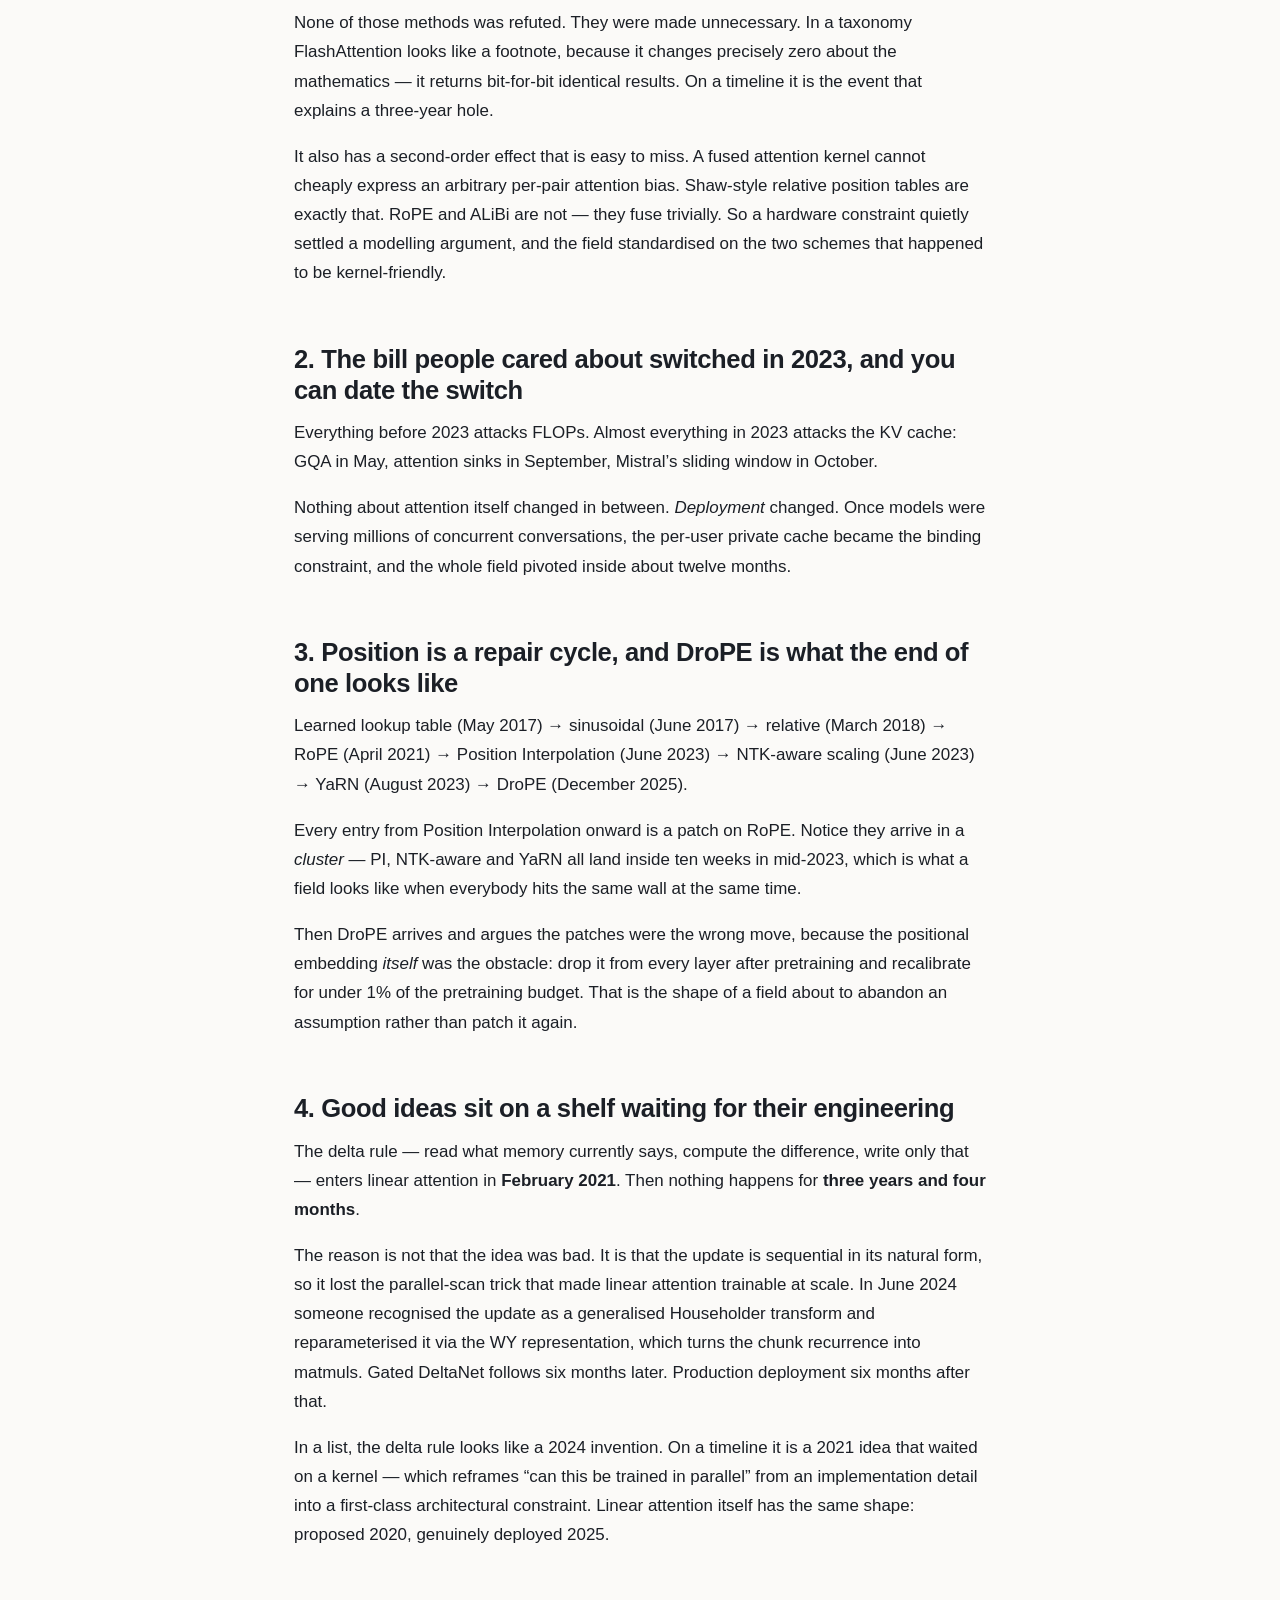
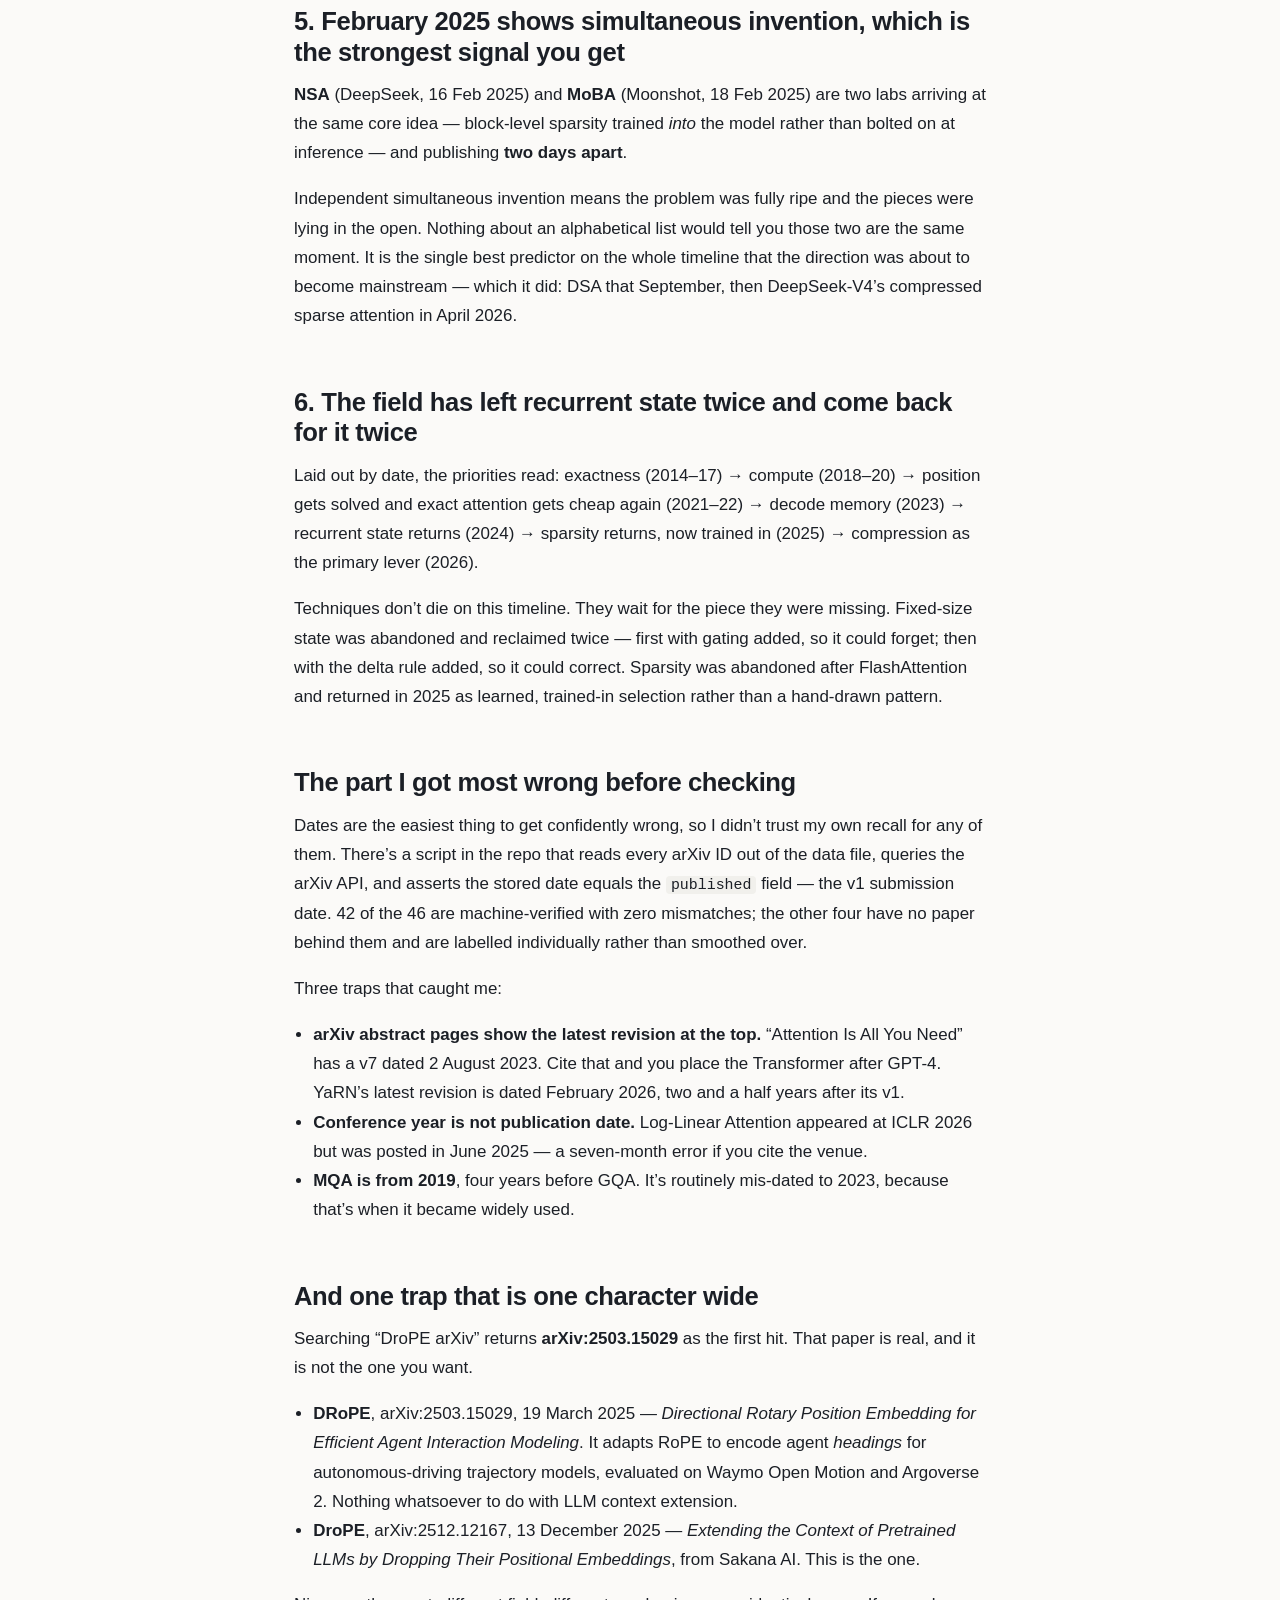
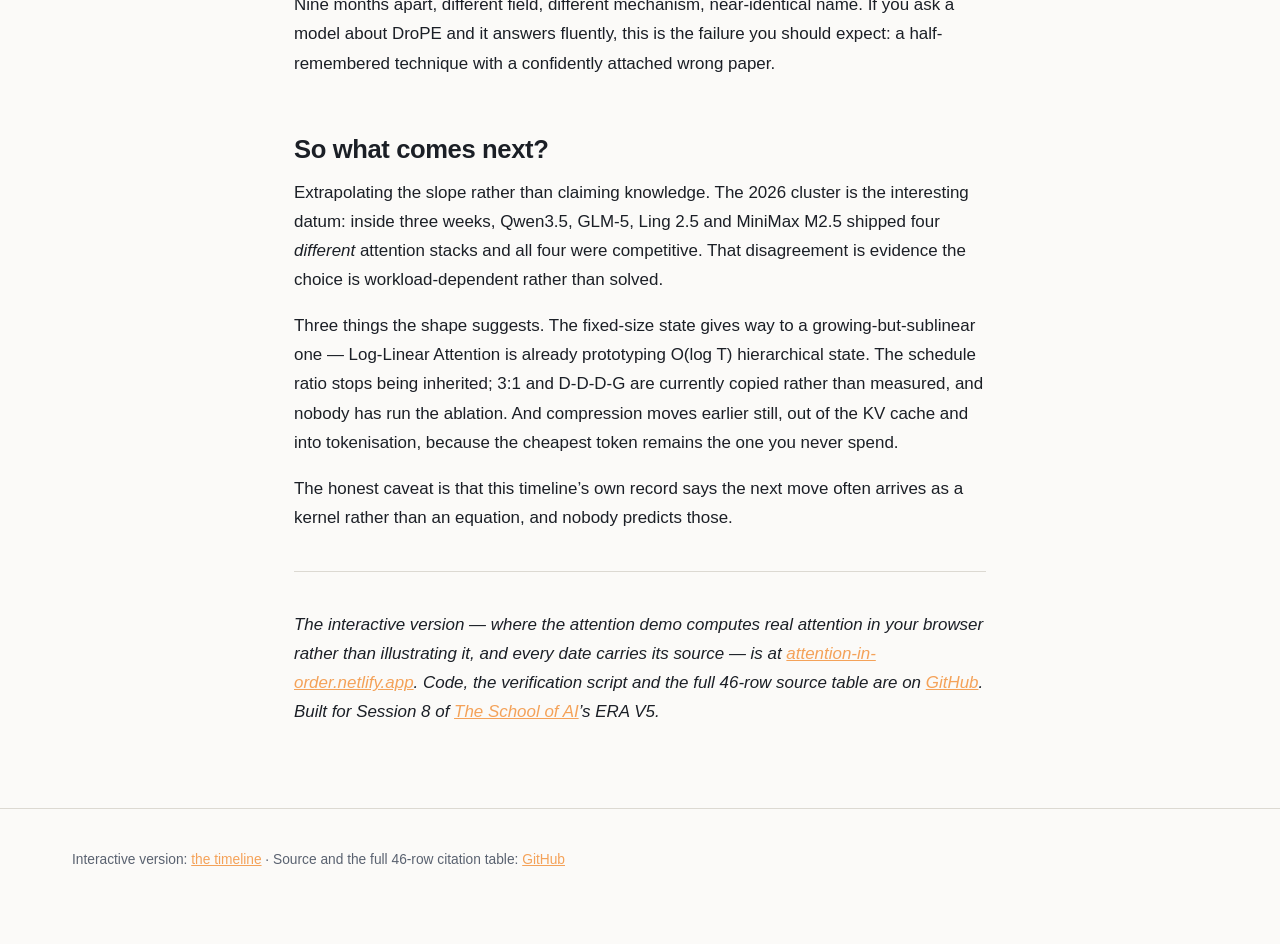
<file: assignment-8/writeup.html>
<!doctype html>
<html lang="en">
<head>
<meta charset="utf-8">
<meta name="viewport" content="width=device-width,initial-scale=1">
<title>Attention, in order — the write-up</title>
<meta name="description" content="I put 46 attention mechanisms on one timeline by launch date. Six things became visible that a list hides — including that the 2019-2021 sparse-attention wave was ended by a CUDA kernel.">
<meta name="author" content="Dattatreya Manjunath">
<meta name="color-scheme" content="dark light">
<meta property="og:type" content="article">
<meta property="og:title" content="Attention, in order">
<meta property="og:description" content="46 attention mechanisms on one timeline by launch date, and the six things that only become visible in date order.">
<meta property="og:url" content="https://attention-in-order.netlify.app/writeup.html">
<link rel="icon" href="data:image/svg+xml,<svg xmlns='http://www.w3.org/2000/svg' viewBox='0 0 100 100'><text y='.9em' font-size='90'>&#128065;&#65039;</text></svg>">
<link rel="stylesheet" href="css/style.css">
<style>
  .article{max-width:46em;margin:0 auto;padding:0 22px}
  .article h1{font-size:clamp(2rem,5vw,3rem);letter-spacing:-.03em;margin:0 0 .35em}
  .article h2{font-size:clamp(1.25rem,2.6vw,1.6rem);margin:2.2em 0 .5em}
  .article p,.article li{font-size:1.06rem;line-height:1.72}
  .article ul{padding-left:1.2em}
  .article hr{border:0;border-top:1px solid var(--line);margin:2.4em 0}
  .article > p:first-of-type{font-size:1.16rem;color:var(--ink-2)}
  .backlink{display:inline-block;margin-bottom:26px;font-size:.9rem}
  .article code{background:var(--bg-3);padding:1px 5px;border-radius:4px}
</style>
</head>
<body>

<div class="topbar">
  <div class="wrap">
    <div class="brand">Attention, <span>in order</span></div>
    <nav class="topnav"><a href="index.html">&#8592; back to the interactive timeline</a></nav>
  </div>
</div>

<section style="border-top:0;padding-top:56px">
<article class="article">
<a class="backlink" href="index.html">&#8592; The interactive version</a>
<h1>Attention, in order</h1>

<p><em>I put 46 attention mechanisms on a single timeline by launch date — not by family, not by how they’re usually taught. Six things became visible that a list completely hides. One of them is that the great sparse-attention wave of 2019–2021 was killed by a CUDA kernel.</em></p>

<p>If you learned attention from a survey paper, you learned it as a taxonomy: here are the sparse ones, here are the linear ones, here are the positional encodings. That arrangement is tidy and it throws away the single most informative dimension in the data — <strong>when each one showed up</strong>.</p>

<p>So I built the other version. Every mechanism from Bahdanau’s 2014 additive attention to DeepSeek-V4’s compressed sparse attention in April 2026, on one chronological axis, each one framed as an answer to a problem that existed <em>at that moment</em>.</p>

<p>The app is here: <a href="https://attention-in-order.netlify.app">attention-in-order.netlify.app</a><br>
The code and the full source table: <a href="https://github.com/dattatreyamanjunath/ERA-V5/tree/main/assignment-8">github.com/dattatreyamanjunath/ERA-V5</a></p>

<h2>Start with the thing everything else is modifying</h2>

<p>Standard scaled dot-product attention is <code>softmax(QKᵀ/√dₖ + M)V</code>. Every token projects into a query, a key and a value; all pairs get scored in one matmul; a causal mask sets future scores to −∞; softmax turns each row into weights summing to one; the weighted sum of values is the output.</p>

<p>It was never <em>wrong</em>. It was expensive, in two completely different ways, and confusing the two is the fastest route to picking the wrong technique:</p>

<ul>
<li><strong>Compute grows as T².</strong> Ten thousand tokens means one hundred million query–key scores. This hurts when you <em>process</em> a long input.</li>
<li><strong>The KV cache grows as T.</strong> One saved key and value per earlier token, per layer. This hurts when you <em>serve</em> — and unlike model weights, which load once and are shared, every user’s conversation history is private to them.</li>
</ul>

<p>Almost every mechanism that follows attacks one of these and not the other. GQA does nothing for compute. FlashAttention does nothing for cache size. Reading them as competing “efficient attention” methods — which a taxonomy actively encourages — gets both of them wrong.</p>

<h2>1. The compute panic ended in May 2022, and a kernel ended it</h2>

<p>Between April 2019 and September 2020 the field shipped Sparse Transformer, Reformer, Longformer, Linformer, linear attention, BigBird and Performer. Seven separate assaults on T² in eighteen months.</p>

<p>Then FlashAttention landed on 27 May 2022 and made <em>exact</em> attention 2–4× faster with O(T) memory instead of O(T²), by never materialising the score matrix at all. And that entire research line went quiet for roughly three years.</p>

<p>None of those methods was refuted. They were made unnecessary. In a taxonomy FlashAttention looks like a footnote, because it changes precisely zero about the mathematics — it returns bit-for-bit identical results. On a timeline it is the event that explains a three-year hole.</p>

<p>It also has a second-order effect that is easy to miss. A fused attention kernel cannot cheaply express an arbitrary per-pair attention bias. Shaw-style relative position tables are exactly that. RoPE and ALiBi are not — they fuse trivially. So a hardware constraint quietly settled a modelling argument, and the field standardised on the two schemes that happened to be kernel-friendly.</p>

<h2>2. The bill people cared about switched in 2023, and you can date the switch</h2>

<p>Everything before 2023 attacks FLOPs. Almost everything in 2023 attacks the KV cache: GQA in May, attention sinks in September, Mistral’s sliding window in October.</p>

<p>Nothing about attention itself changed in between. <em>Deployment</em> changed. Once models were serving millions of concurrent conversations, the per-user private cache became the binding constraint, and the whole field pivoted inside about twelve months.</p>

<h2>3. Position is a repair cycle, and DroPE is what the end of one looks like</h2>

<p>Learned lookup table (May 2017) → sinusoidal (June 2017) → relative (March 2018) → RoPE (April 2021) → Position Interpolation (June 2023) → NTK-aware scaling (June 2023) → YaRN (August 2023) → DroPE (December 2025).</p>

<p>Every entry from Position Interpolation onward is a patch on RoPE. Notice they arrive in a <em>cluster</em> — PI, NTK-aware and YaRN all land inside ten weeks in mid-2023, which is what a field looks like when everybody hits the same wall at the same time.</p>

<p>Then DroPE arrives and argues the patches were the wrong move, because the positional embedding <em>itself</em> was the obstacle: drop it from every layer after pretraining and recalibrate for under 1% of the pretraining budget. That is the shape of a field about to abandon an assumption rather than patch it again.</p>

<h2>4. Good ideas sit on a shelf waiting for their engineering</h2>

<p>The delta rule — read what memory currently says, compute the difference, write only that — enters linear attention in <strong>February 2021</strong>. Then nothing happens for <strong>three years and four months</strong>.</p>

<p>The reason is not that the idea was bad. It is that the update is sequential in its natural form, so it lost the parallel-scan trick that made linear attention trainable at scale. In June 2024 someone recognised the update as a generalised Householder transform and reparameterised it via the WY representation, which turns the chunk recurrence into matmuls. Gated DeltaNet follows six months later. Production deployment six months after that.</p>

<p>In a list, the delta rule looks like a 2024 invention. On a timeline it is a 2021 idea that waited on a kernel — which reframes “can this be trained in parallel” from an implementation detail into a first-class architectural constraint. Linear attention itself has the same shape: proposed 2020, genuinely deployed 2025.</p>

<h2>5. February 2025 shows simultaneous invention, which is the strongest signal you get</h2>

<p><strong>NSA</strong> (DeepSeek, 16 Feb 2025) and <strong>MoBA</strong> (Moonshot, 18 Feb 2025) are two labs arriving at the same core idea — block-level sparsity trained <em>into</em> the model rather than bolted on at inference — and publishing <strong>two days apart</strong>.</p>

<p>Independent simultaneous invention means the problem was fully ripe and the pieces were lying in the open. Nothing about an alphabetical list would tell you those two are the same moment. It is the single best predictor on the whole timeline that the direction was about to become mainstream — which it did: DSA that September, then DeepSeek-V4’s compressed sparse attention in April 2026.</p>

<h2>6. The field has left recurrent state twice and come back for it twice</h2>

<p>Laid out by date, the priorities read: exactness (2014–17) → compute (2018–20) → position gets solved and exact attention gets cheap again (2021–22) → decode memory (2023) → recurrent state returns (2024) → sparsity returns, now trained in (2025) → compression as the primary lever (2026).</p>

<p>Techniques don’t die on this timeline. They wait for the piece they were missing. Fixed-size state was abandoned and reclaimed twice — first with gating added, so it could forget; then with the delta rule added, so it could correct. Sparsity was abandoned after FlashAttention and returned in 2025 as learned, trained-in selection rather than a hand-drawn pattern.</p>

<h2>The part I got most wrong before checking</h2>

<p>Dates are the easiest thing to get confidently wrong, so I didn’t trust my own recall for any of them. There’s a script in the repo that reads every arXiv ID out of the data file, queries the arXiv API, and asserts the stored date equals the <code>published</code> field — the v1 submission date. 42 of the 46 are machine-verified with zero mismatches; the other four have no paper behind them and are labelled individually rather than smoothed over.</p>

<p>Three traps that caught me:</p>

<ul>
<li><strong>arXiv abstract pages show the latest revision at the top.</strong> “Attention Is All You Need” has a v7 dated 2 August 2023. Cite that and you place the Transformer after GPT-4. YaRN’s latest revision is dated February 2026, two and a half years after its v1.</li>
<li><strong>Conference year is not publication date.</strong> Log-Linear Attention appeared at ICLR 2026 but was posted in June 2025 — a seven-month error if you cite the venue.</li>
<li><strong>MQA is from 2019</strong>, four years before GQA. It’s routinely mis-dated to 2023, because that’s when it became widely used.</li>
</ul>

<h2>And one trap that is one character wide</h2>

<p>Searching “DroPE arXiv” returns <strong>arXiv:2503.15029</strong> as the first hit. That paper is real, and it is not the one you want.</p>

<ul>
<li><strong>DRoPE</strong>, arXiv:2503.15029, 19 March 2025 — <em>Directional Rotary Position Embedding for Efficient Agent Interaction Modeling</em>. It adapts RoPE to encode agent <em>headings</em> for autonomous-driving trajectory models, evaluated on Waymo Open Motion and Argoverse 2. Nothing whatsoever to do with LLM context extension.</li>
<li><strong>DroPE</strong>, arXiv:2512.12167, 13 December 2025 — <em>Extending the Context of Pretrained LLMs by Dropping Their Positional Embeddings</em>, from Sakana AI. This is the one.</li>
</ul>

<p>Nine months apart, different field, different mechanism, near-identical name. If you ask a model about DroPE and it answers fluently, this is the failure you should expect: a half-remembered technique with a confidently attached wrong paper.</p>

<h2>So what comes next?</h2>

<p>Extrapolating the slope rather than claiming knowledge. The 2026 cluster is the interesting datum: inside three weeks, Qwen3.5, GLM-5, Ling 2.5 and MiniMax M2.5 shipped four <em>different</em> attention stacks and all four were competitive. That disagreement is evidence the choice is workload-dependent rather than solved.</p>

<p>Three things the shape suggests. The fixed-size state gives way to a growing-but-sublinear one — Log-Linear Attention is already prototyping O(log T) hierarchical state. The schedule ratio stops being inherited; 3:1 and D-D-D-G are currently copied rather than measured, and nobody has run the ablation. And compression moves earlier still, out of the KV cache and into tokenisation, because the cheapest token remains the one you never spend.</p>

<p>The honest caveat is that this timeline’s own record says the next move often arrives as a kernel rather than an equation, and nobody predicts those.</p>

<hr>

<p><em>The interactive version — where the attention demo computes real attention in your browser rather than illustrating it, and every date carries its source — is at <a href="https://attention-in-order.netlify.app">attention-in-order.netlify.app</a>. Code, the verification script and the full 46-row source table are on <a href="https://github.com/dattatreyamanjunath/ERA-V5/tree/main/assignment-8">GitHub</a>. Built for Session 8 of <a href="https://theschoolofai.in">The School of AI</a>’s ERA V5.</em></p>
</article>
</section>

<footer>
  <div class="wrap">
    <p class="small">
      Interactive version: <a href="index.html">the timeline</a> ·
      Source and the full 46-row citation table:
      <a href="https://github.com/dattatreyamanjunath/ERA-V5/tree/main/assignment-8">GitHub</a>
    </p>
  </div>
</footer>

</body>
</html>
</file>
<file: assignment-8/css/style.css>
/* Attention, in order — ERA V5 Session 8 */

:root{
  --bg:#0e1117; --bg-2:#151a23; --bg-3:#1c222d; --line:#2a3240;
  --ink:#e6eaf0; --ink-2:#9aa6b8; --ink-3:#6b7788;
  --accent:#f4a259;
  --compute:#f4a259; --memory:#5fb0c9; --position:#b18ad6; --quality:#7cc47f;
  --warn:#e5646d; --ok:#7cc47f;
  --mono:ui-monospace,SFMono-Regular,"SF Mono",Menlo,Consolas,monospace;
  --sans:-apple-system,BlinkMacSystemFont,"Segoe UI",Inter,Roboto,Helvetica,Arial,sans-serif;
  --maxw:1180px;
}
@media (prefers-color-scheme:light){
  :root:not([data-theme="dark"]){
    --bg:#fbfaf8; --bg-2:#ffffff; --bg-3:#f1f0ec; --line:#dcd9d2;
    --ink:#1b1f26; --ink-2:#5a6270; --ink-3:#868e9c;
    --compute:#c46a12; --memory:#1f7391; --position:#7a4fb0; --quality:#3d8442;
    --warn:#bf2f3a; --ok:#3d8442;
  }
}
:root[data-theme="light"]{
  --bg:#fbfaf8; --bg-2:#ffffff; --bg-3:#f1f0ec; --line:#dcd9d2;
  --ink:#1b1f26; --ink-2:#5a6270; --ink-3:#868e9c;
  --compute:#c46a12; --memory:#1f7391; --position:#7a4fb0; --quality:#3d8442;
  --warn:#bf2f3a; --ok:#3d8442;
}

*{box-sizing:border-box}
html{scroll-behavior:smooth}
body{
  margin:0; background:var(--bg); color:var(--ink);
  font-family:var(--sans); font-size:16px; line-height:1.62;
  -webkit-font-smoothing:antialiased; overflow-x:clip;  /* clip, not hidden: hidden would make body a scroll container and kill the sticky era headers */
}
.wrap{max-width:var(--maxw); margin:0 auto; padding:0 22px}
h1,h2,h3,h4{line-height:1.2; margin:0 0 .5em; font-weight:650; letter-spacing:-.015em}
h2{font-size:clamp(1.5rem,3.2vw,2.05rem); margin-top:0}
h3{font-size:1.12rem}
p{margin:0 0 1em}
a{color:var(--accent); overflow-wrap:anywhere}
.srcbox a,.tradebox a{word-break:break-word}
code,.mono{font-family:var(--mono); font-size:.88em}
.muted{color:var(--ink-2)}
.small{font-size:.86rem}
.tiny{font-size:.78rem}

/* ---------- top bar ---------- */
.topbar{
  position:sticky; top:0; z-index:60; background:color-mix(in srgb,var(--bg) 88%,transparent);
  backdrop-filter:blur(12px); border-bottom:1px solid var(--line);
}
.topbar .wrap{display:flex; align-items:center; gap:18px; height:56px}
.brand{font-weight:700; font-size:.95rem; letter-spacing:-.01em; white-space:nowrap}
.brand span{color:var(--accent)}
.topnav{display:flex; gap:16px; margin-left:auto; overflow-x:auto; scrollbar-width:none}
.topnav::-webkit-scrollbar{display:none}
.topnav a{color:var(--ink-2); text-decoration:none; font-size:.88rem; white-space:nowrap}
.topnav a:hover{color:var(--ink)}
.themebtn{
  background:var(--bg-3); border:1px solid var(--line); color:var(--ink-2);
  border-radius:7px; padding:5px 9px; cursor:pointer; font-size:.85rem; line-height:1;
}

/* ---------- sections ---------- */
section{padding:64px 0; border-top:1px solid var(--line)}
section:first-of-type{border-top:0}
.eyebrow{
  font-family:var(--mono); font-size:.74rem; letter-spacing:.14em; text-transform:uppercase;
  color:var(--accent); margin-bottom:10px;
}
.lede{font-size:1.06rem; color:var(--ink-2); max-width:70ch}

/* ---------- hero ---------- */
.hero{padding:76px 0 56px}
.hero h1{font-size:clamp(2.1rem,6vw,3.7rem); letter-spacing:-.03em; margin-bottom:.3em}
.hero h1 em{font-style:normal; color:var(--accent)}
.hero .lede{font-size:1.16rem; max-width:64ch}
.herostats{display:flex; flex-wrap:wrap; gap:14px; margin-top:30px}
.stat{background:var(--bg-2); border:1px solid var(--line); border-radius:11px; padding:13px 17px; min-width:126px}
.stat b{display:block; font-size:1.45rem; line-height:1.1; letter-spacing:-.02em}
.stat span{font-size:.76rem; color:var(--ink-2); text-transform:uppercase; letter-spacing:.07em}

/* ---------- generic panel ---------- */
.panel{background:var(--bg-2); border:1px solid var(--line); border-radius:14px; padding:22px}
.panel + .panel{margin-top:18px}
.grid2{display:grid; grid-template-columns:1fr 1fr; gap:18px}
.grid3{display:grid; grid-template-columns:repeat(3,1fr); gap:18px}

/* ---------- controls ---------- */
.controls{display:flex; flex-wrap:wrap; gap:14px; align-items:center; margin-bottom:18px}
.ctl{display:flex; align-items:center; gap:9px; font-size:.87rem; color:var(--ink-2)}
.ctl input[type=range]{width:160px; accent-color:var(--accent)}
button.step,.chipbtn{
  background:var(--bg-3); border:1px solid var(--line); color:var(--ink);
  border-radius:8px; padding:7px 13px; font-size:.86rem; cursor:pointer; font-family:inherit;
}
button.step:hover,.chipbtn:hover{border-color:var(--accent)}
button.step[aria-pressed=true],.chipbtn[aria-pressed=true]{
  background:var(--accent); color:#12161d; border-color:var(--accent); font-weight:600;
}
.switch{display:inline-flex; align-items:center; gap:8px; cursor:pointer; user-select:none}
.switch input{accent-color:var(--accent); width:16px; height:16px}

/* ---------- attention matrix ---------- */
.attn-stage{display:grid; grid-template-columns:auto 1fr; gap:24px; align-items:start}
.matrix{border-collapse:separate; border-spacing:3px; font-family:var(--mono); font-size:.76rem}
.matrix th{color:var(--ink-2); font-weight:500; padding:3px 6px; white-space:nowrap; font-size:.75rem}
.matrix th.rowh{text-align:right}
.matrix td{
  width:60px; height:38px; text-align:center; border-radius:6px; color:#0e1117;
  font-variant-numeric:tabular-nums; transition:background .18s,color .18s;
}
.matrix td.masked{background:var(--bg-3)!important; color:var(--ink-3)!important}
.matrix tr.focus td{outline:1.5px solid var(--accent); outline-offset:-1.5px}
.stagenote{
  background:var(--bg-3); border-left:3px solid var(--accent); border-radius:0 9px 9px 0;
  padding:14px 16px; font-size:.9rem;
}
.stagenote b{color:var(--accent)}
.vecrow{font-family:var(--mono); font-size:.78rem; color:var(--ink-2); margin:2px 0}
.vecrow b{color:var(--ink); display:inline-block; min-width:52px}

/* ---------- bills chart ---------- */
.chartbox{position:relative}
svg.chart{width:100%; height:auto; display:block; overflow:visible}
.axis{stroke:var(--line); stroke-width:1}
.axislabel{fill:var(--ink-3); font-size:11px; font-family:var(--mono)}
.curve-compute{fill:none; stroke:var(--compute); stroke-width:2.5}
.curve-memory{fill:none; stroke:var(--memory); stroke-width:2.5}

/* ---------- timeline ---------- */
.tl-legend{display:flex; flex-wrap:wrap; gap:10px; margin:20px 0 8px}
.legchip{
  display:inline-flex; align-items:center; gap:7px; font-size:.82rem; color:var(--ink-2);
  background:var(--bg-2); border:1px solid var(--line); border-radius:999px; padding:5px 12px; cursor:pointer;
}
.legchip .dot{width:9px; height:9px; border-radius:50%}
.legchip[aria-pressed=false]{opacity:.42}

.timeline{position:relative; margin-top:26px; border-left:2px solid var(--line); padding-left:0}
.era{position:relative; padding:22px 0 6px 0; margin-left:-2px; border-left:2px solid var(--line)}
.era-head{
  position:sticky; top:56px; z-index:20; display:flex; align-items:baseline; gap:12px;
  background:color-mix(in srgb,var(--bg) 92%,transparent); backdrop-filter:blur(8px);
  padding:9px 0 9px 22px; margin-left:-2px; border-left:2px solid var(--accent);
}
.era-head h3{margin:0; font-size:1.02rem}
.era-head .yrs{font-family:var(--mono); font-size:.78rem; color:var(--accent)}
.era-blurb{padding-left:22px; color:var(--ink-2); font-size:.9rem; max-width:74ch; margin:2px 0 8px}

.node{position:relative; padding:11px 0 11px 22px}
.node::before{
  content:''; position:absolute; left:-7px; top:20px; width:12px; height:12px;
  border-radius:50%; background:var(--bg); border:2px solid var(--dotcolor,var(--ink-3));
}
.node.is-anchor::before{background:var(--dotcolor,var(--ink-3))}
.node.dim{opacity:.28}
.node-btn{
  display:block; width:100%; text-align:left; background:var(--bg-2);
  border:1px solid var(--line); border-left:3px solid var(--dotcolor,var(--line));
  border-radius:10px; padding:13px 16px; cursor:pointer; color:inherit; font-family:inherit;
}
.node-btn:hover{border-color:var(--accent); border-left-color:var(--dotcolor,var(--accent))}
.node-top{display:flex; flex-wrap:wrap; align-items:baseline; gap:10px}
.node-date{font-family:var(--mono); font-size:.79rem; color:var(--ink-2); white-space:nowrap}
.node-name{font-weight:640; font-size:1rem}
.node-tags{margin-left:auto; display:flex; gap:5px; flex-wrap:wrap}
.tag{font-size:.68rem; font-family:var(--mono); padding:2px 7px; border-radius:999px; border:1px solid}
.node-problem{color:var(--ink-2); font-size:.89rem; margin-top:6px}
.badge-req{
  font-size:.66rem; font-family:var(--mono); background:var(--bg-3); color:var(--ink-3);
  border:1px solid var(--line); border-radius:4px; padding:1px 5px;
}
.badge-flag{background:var(--warn); color:#fff; border-color:var(--warn)}

/* date-verify mode */
.verifybar{
  display:flex; flex-wrap:wrap; gap:12px; align-items:center; justify-content:space-between;
  background:var(--bg-2); border:1px solid var(--line); border-radius:11px; padding:13px 17px; margin-top:20px;
}
.datechip{display:none; margin-top:8px; font-family:var(--mono); font-size:.76rem;
  background:var(--bg-3); border:1px solid var(--line); border-radius:7px; padding:8px 11px; color:var(--ink-2)}
body.verify .datechip{display:block}
body.verify .datechip .k{color:var(--ink)}

/* ---------- detail drawer ---------- */
.drawer{
  position:fixed; inset:0 0 0 auto; width:min(560px,100%); background:var(--bg-2);
  border-left:1px solid var(--line); z-index:100; overflow-y:auto; padding:26px 26px 60px;
  transform:translateX(100%); transition:transform .26s cubic-bezier(.4,0,.2,1); box-shadow:-18px 0 44px rgba(0,0,0,.34);
}
.drawer.open{transform:translateX(0)}
.drawer-close{
  position:absolute; top:16px; right:18px; background:var(--bg-3); border:1px solid var(--line);
  color:var(--ink); border-radius:7px; width:30px; height:30px; cursor:pointer; font-size:1rem; line-height:1;
}
.scrim{position:fixed; inset:0; background:rgba(0,0,0,.45); z-index:99; opacity:0; pointer-events:none; transition:opacity .26s}
.scrim.open{opacity:1; pointer-events:auto}
.drawer h2{margin-bottom:6px; padding-right:40px}
.tradebox{border:1px solid var(--line); border-radius:11px; padding:14px 16px; margin-bottom:12px; background:var(--bg-3)}
.tradebox h4{margin:0 0 6px; font-size:.76rem; letter-spacing:.1em; text-transform:uppercase; font-family:var(--mono)}
.tradebox.buys h4{color:var(--ok)}
.tradebox.gives h4{color:var(--warn)}
.tradebox.pick h4{color:var(--accent)}
.tradebox p{margin:0; font-size:.93rem}
.srcbox{border-top:1px solid var(--line); margin-top:18px; padding-top:16px; font-size:.84rem; color:var(--ink-2)}
.srcbox .lbl{font-family:var(--mono); font-size:.72rem; text-transform:uppercase; letter-spacing:.09em; color:var(--ink-3); display:block; margin-bottom:3px}
.srcbox p{margin:0 0 12px}

/* ---------- widgets ---------- */
.kv{display:flex; flex-wrap:wrap; gap:9px; margin:14px 0}
.kv .cell{background:var(--bg-3); border:1px solid var(--line); border-radius:9px; padding:9px 13px; font-family:var(--mono); font-size:.82rem}
.kv .cell b{color:var(--accent)}
.bigno{font-family:var(--mono); font-size:2rem; letter-spacing:-.02em; color:var(--accent); line-height:1.1}
.headviz{display:flex; gap:4px; flex-wrap:wrap; margin:10px 0}
.qhead{width:30px; height:30px; border-radius:6px; display:grid; place-items:center;
  font-family:var(--mono); font-size:.68rem; color:#0e1117; font-weight:600}
.schedviz{display:flex; gap:5px; flex-wrap:wrap; margin:10px 0}
.slot{width:34px; height:34px; border-radius:7px; display:grid; place-items:center;
  font-family:var(--mono); font-weight:700; font-size:.85rem}
.slot.D{background:var(--memory); color:#0e1117}
.slot.G{background:var(--compute); color:#0e1117}
.blockviz{display:flex; gap:3px; flex-wrap:wrap; margin:8px 0}
.tokbox{width:16px; height:16px; border-radius:3px; background:var(--bg-3); border:1px solid var(--line)}
.tokbox.sel{background:var(--compute); border-color:var(--compute)}
.tokbox.comp{background:var(--memory); border-color:var(--memory)}

/* ---------- correction callout ---------- */
.callout{border:1px solid var(--warn); border-radius:13px; padding:20px 22px; background:color-mix(in srgb,var(--warn) 7%,var(--bg-2))}
.callout h3{color:var(--warn); margin-bottom:8px}
.callout + .callout{margin-top:16px}
.vs{display:grid; grid-template-columns:1fr auto 1fr; gap:14px; align-items:stretch; margin-top:14px}
.vs .side{background:var(--bg-2); border:1px solid var(--line); border-radius:10px; padding:14px}
.vs .side h4{margin:0 0 6px; font-size:.9rem; font-family:var(--mono)}
.vs .mid{display:grid; place-items:center; color:var(--ink-3); font-family:var(--mono); font-size:.8rem}
.vs .side.right{border-color:var(--ok)}
.vs .side.left{border-color:var(--warn)}

footer{border-top:1px solid var(--line); padding:40px 0 60px; color:var(--ink-2); font-size:.88rem}
footer a{color:var(--accent); overflow-wrap:anywhere}
.srcbox a,.tradebox a{word-break:break-word}

.scroll-x{overflow-x:auto; -webkit-overflow-scrolling:touch}

@media (max-width:900px){
  .grid2,.grid3{grid-template-columns:1fr}
  .attn-stage{grid-template-columns:1fr}
  .vs{grid-template-columns:1fr}
  .vs .mid{padding:4px 0}
}
@media (max-width:640px){
  section{padding:46px 0}
  .hero{padding:52px 0 40px}
  .topnav{display:none}
  .matrix td{width:48px; height:34px; font-size:.7rem}
  .drawer{padding:22px 18px 50px}
}
@media (prefers-reduced-motion:reduce){
  *{transition:none!important; animation:none!important}
  html{scroll-behavior:auto}
}
</file>
